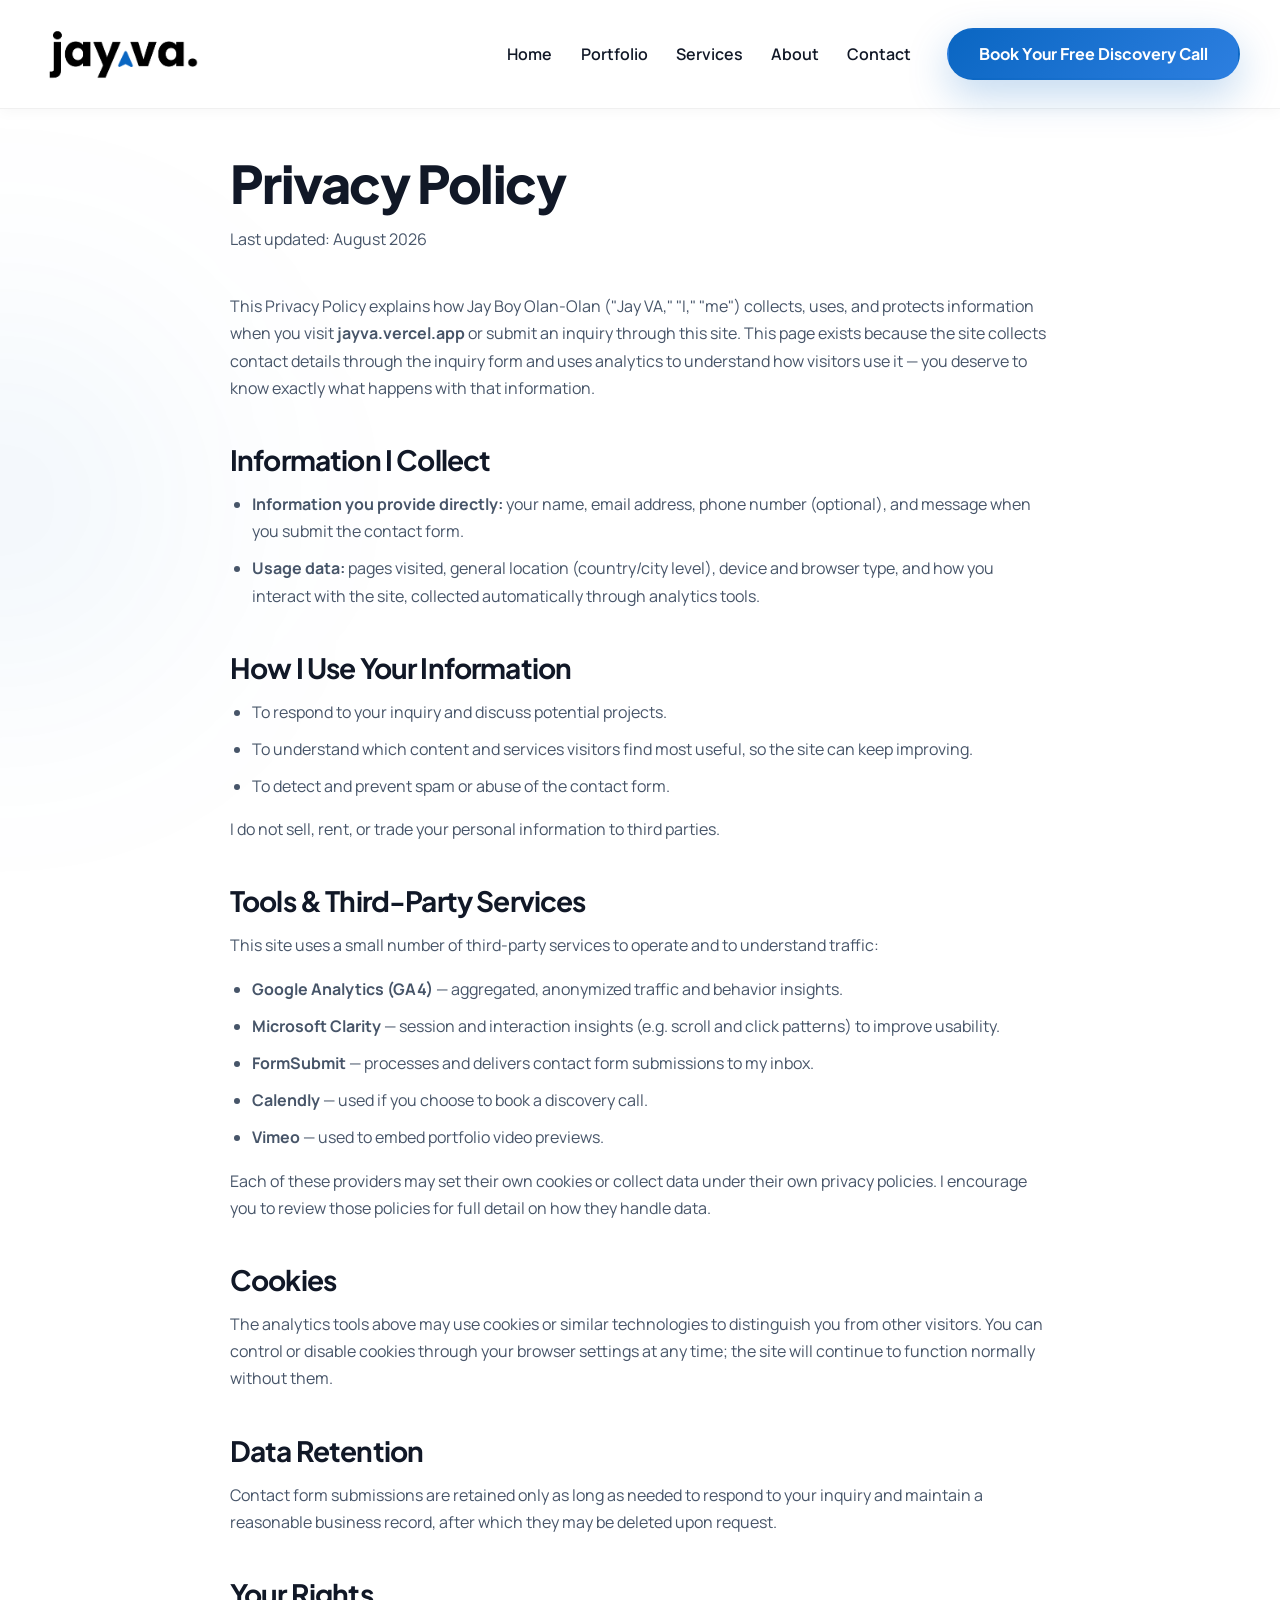
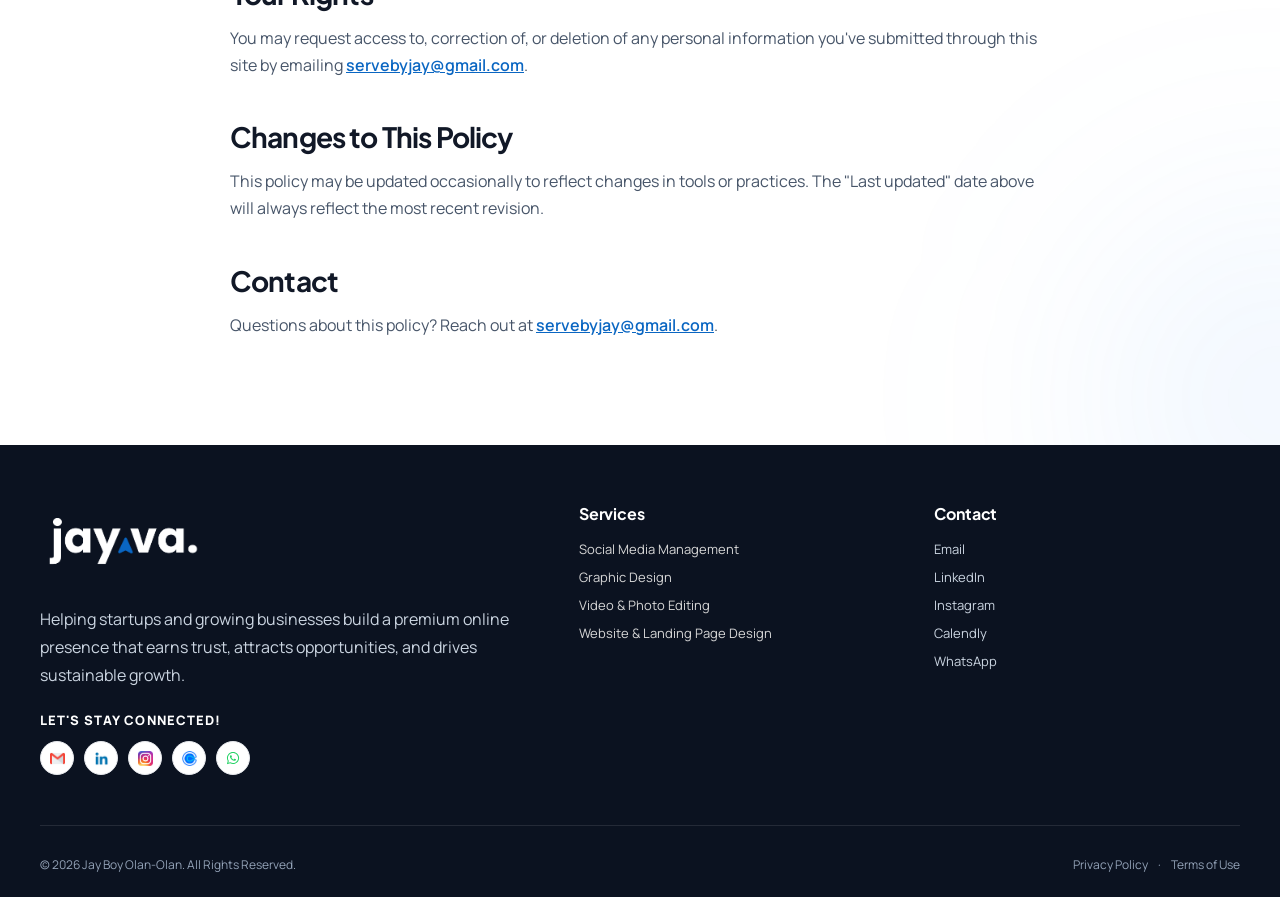
<file: privacy.html>
<!DOCTYPE html>
<html lang="en">
<head>

    <meta charset="UTF-8">

    <meta name="viewport" content="width=device-width, initial-scale=1.0">

    <title>Privacy Policy | Jay VA</title>

    <meta name="description" content="Privacy Policy for Jay VA — how Jay Boy Olan-Olan collects, uses, and protects your information when you visit this website or submit an inquiry.">

    <meta name="robots" content="noindex, follow">

    <link rel="canonical" href="https://jayva.vercel.app/privacy.html">

    <link rel="icon" type="image/jpeg" href="images/Jay.png.jpg">

    <link rel="preconnect" href="https://fonts.googleapis.com">
    <link rel="preconnect" href="https://fonts.gstatic.com" crossorigin>

    <link href="https://fonts.googleapis.com/css2?family=Plus+Jakarta+Sans:wght@300;400;500;600;700;800&family=Manrope:wght@300;400;500;600;700;800&display=swap" rel="stylesheet">

    <link rel="stylesheet" href="css/style.min.css?v=20260915e">

</head>

<body>

    <a href="#main-content" class="skip-link">Skip to content</a>

    <header class="header">
        <div class="container">

            <nav class="navbar" id="navbar">

                <a href="index.html" class="logo">
                    <img src="images/logo top.webp" alt="Jay VA" class="logo-image" width="136" height="48" loading="eager" fetchpriority="high" decoding="async" onerror="this.closest('.logo').classList.add('logo-pending')">
                    <span class="logo-text">Jay <span>VA</span></span>
                </a>

                <ul class="nav-links" id="primary-navigation">
                    <li><a href="index.html#home">Home</a></li>
                    <li><a href="index.html#portfolio">Portfolio</a></li>
                    <li><a href="index.html#services">Services</a></li>
                    <li><a href="index.html#about">About</a></li>
                    <li><a href="index.html#contact">Contact</a></li>
                </ul>

                <button
                    type="button"
                    class="hamburger"
                    aria-label="Open navigation menu"
                    aria-expanded="false"
                    aria-controls="primary-navigation">
                    <span></span>
                    <span></span>
                    <span></span>
                </button>

                <a href="https://calendly.com/getintouchwithjay/quick-discovery-call" target="_blank" rel="noopener noreferrer" class="btn-primary">
                    Book Your Free Discovery Call
                </a>

            </nav>

        </div>
    </header>

    <main id="main-content">

        <section class="legal-page">
            <div class="container">

                <h1>Privacy Policy</h1>
                <p class="legal-updated">Last updated: August 2026</p>

                <p>
                    This Privacy Policy explains how Jay Boy Olan-Olan ("Jay VA," "I," "me") collects, uses,
                    and protects information when you visit <strong>jayva.vercel.app</strong> or
                    submit an inquiry through this site. This page exists because the site collects contact
                    details through the inquiry form and uses analytics to understand how visitors use it —
                    you deserve to know exactly what happens with that information.
                </p>

                <h2>Information I Collect</h2>
                <ul>
                    <li><strong>Information you provide directly:</strong> your name, email address, phone number (optional), and message when you submit the contact form.</li>
                    <li><strong>Usage data:</strong> pages visited, general location (country/city level), device and browser type, and how you interact with the site, collected automatically through analytics tools.</li>
                </ul>

                <h2>How I Use Your Information</h2>
                <ul>
                    <li>To respond to your inquiry and discuss potential projects.</li>
                    <li>To understand which content and services visitors find most useful, so the site can keep improving.</li>
                    <li>To detect and prevent spam or abuse of the contact form.</li>
                </ul>
                <p>I do not sell, rent, or trade your personal information to third parties.</p>

                <h2>Tools & Third-Party Services</h2>
                <p>This site uses a small number of third-party services to operate and to understand traffic:</p>
                <ul>
                    <li><strong>Google Analytics (GA4)</strong> — aggregated, anonymized traffic and behavior insights.</li>
                    <li><strong>Microsoft Clarity</strong> — session and interaction insights (e.g. scroll and click patterns) to improve usability.</li>
                    <li><strong>FormSubmit</strong> — processes and delivers contact form submissions to my inbox.</li>
                    <li><strong>Calendly</strong> — used if you choose to book a discovery call.</li>
                    <li><strong>Vimeo</strong> — used to embed portfolio video previews.</li>
                </ul>
                <p>
                    Each of these providers may set their own cookies or collect data under their own privacy
                    policies. I encourage you to review those policies for full detail on how they handle data.
                </p>

                <h2>Cookies</h2>
                <p>
                    The analytics tools above may use cookies or similar technologies to distinguish you from
                    other visitors. You can control or disable cookies through your browser settings at any
                    time; the site will continue to function normally without them.
                </p>

                <h2>Data Retention</h2>
                <p>
                    Contact form submissions are retained only as long as needed to respond to your inquiry
                    and maintain a reasonable business record, after which they may be deleted upon request.
                </p>

                <h2>Your Rights</h2>
                <p>
                    You may request access to, correction of, or deletion of any personal information you've
                    submitted through this site by emailing
                    <a href="mailto:servebyjay@gmail.com">servebyjay@gmail.com</a>.
                </p>

                <h2>Changes to This Policy</h2>
                <p>
                    This policy may be updated occasionally to reflect changes in tools or practices. The
                    "Last updated" date above will always reflect the most recent revision.
                </p>

                <h2>Contact</h2>
                <p>
                    Questions about this policy? Reach out at
                    <a href="mailto:servebyjay@gmail.com">servebyjay@gmail.com</a>.
                </p>

            </div>
        </section>

    </main>

    <footer class="footer">

        <div class="container">

            <div class="footer-content">

                <div>
                    <a href="index.html" class="logo">
                        <img src="images/logo bottom.webp" alt="Jay VA" class="logo-image" width="136" height="48" loading="lazy" decoding="async" onerror="this.closest('.logo').classList.add('logo-pending')">
                        <span class="logo-text">Jay <span>VA</span></span>
                    </a>

                    <p>
                        Helping startups and growing businesses build a premium online presence that earns trust, attracts opportunities, and drives sustainable growth.
                    </p>

                    <div class="footer-socials">

                        <span class="footer-socials-label">Let's Stay Connected!</span>

                        <div class="social-icons">

                            <a href="mailto:servebyjay@gmail.com" aria-label="Email Jay">
                                <img src="images/footer%20icons/gmail.webp" alt="Email Jay" loading="lazy" decoding="async" width="18" height="18">
                            </a>

                            <a href="https://www.linkedin.com/in/jayboyolan-olan/" target="_blank" rel="noopener noreferrer" aria-label="Jay on LinkedIn">
                                <img src="images/footer%20icons/linkedin.webp" alt="Jay on LinkedIn" loading="lazy" decoding="async" width="18" height="18">
                            </a>

                            <a href="https://www.instagram.com/jayb_va/" target="_blank" rel="noopener noreferrer" aria-label="Jay on Instagram">
                                <img src="images/footer%20icons/Instagram_icon%20%281%29.webp" alt="Jay on Instagram" loading="lazy" decoding="async" width="18" height="18">
                            </a>

                            <a href="https://calendly.com/getintouchwithjay/quick-discovery-call" target="_blank" rel="noopener noreferrer" aria-label="Book a call on Calendly">
                                <img src="images/footer%20icons/calendly%20copy.webp" alt="Book a call on Calendly" loading="lazy" decoding="async" width="18" height="18">
                            </a>

                            <a href="https://wa.me/639511131139" target="_blank" rel="noopener noreferrer" aria-label="Message Jay on WhatsApp">
                                <svg width="16" height="16" viewBox="0 0 448 512" aria-hidden="true" fill="#25D366"><path d="M380.9 97.1C339 55.1 283.2 32 223.9 32c-122.4 0-222 99.6-222 222 0 39.1 10.2 77.3 29.6 111L0 480l117.7-30.9c32.4 17.7 68.9 27 106.1 27h.1c122.3 0 224.1-99.6 224.1-222 0-59.3-25.2-115-67.1-157zm-157 341.6c-33.2 0-65.7-8.9-94-25.7l-6.7-4-69.8 18.3L72 359.2l-4.4-7c-18.5-29.4-28.2-63.3-28.2-98.2 0-101.7 82.8-184.5 184.6-184.5 49.3 0 95.6 19.2 130.4 54.1 34.8 34.9 56.2 81.2 56.1 130.5 0 101.8-84.9 184.6-186.6 184.6zm101.2-138.2c-5.5-2.8-32.8-16.2-37.9-18-5.1-1.9-8.8-2.8-12.5 2.8-3.7 5.6-14.3 18-17.6 21.8-3.2 3.7-6.5 4.2-12 1.4-32.6-16.3-54-29.1-75.5-66-5.7-9.8 5.7-9.1 16.3-30.3 1.8-3.7.9-6.9-.5-9.7-1.4-2.8-12.5-30.1-17.1-41.2-4.5-10.8-9.1-9.3-12.5-9.5-3.2-.2-6.9-.2-10.6-.2-3.7 0-9.7 1.4-14.8 6.9-5.1 5.6-19.4 19-19.4 46.3 0 27.3 19.9 53.7 22.6 57.4 2.8 3.7 39.1 59.7 94.8 83.8 35.2 15.2 49 16.5 66.6 13.9 10.7-1.6 32.8-13.4 37.4-26.4 4.6-13 4.6-24.1 3.2-26.4-1.3-2.5-5-3.9-10.5-6.6z"/></svg>
                            </a>

                        </div>

                    </div>
                </div>

                <div>
                    <h4>Services</h4>
                    <ul class="footer-list-plain">
                        <li>Social Media Management</li>
                        <li>Graphic Design</li>
                        <li>Video & Photo Editing</li>
                        <li>Website &amp; Landing Page Design</li>
                    </ul>
                </div>

                <div>
                    <h4>Contact</h4>
                    <ul>
                        <li><a href="mailto:servebyjay@gmail.com">Email</a></li>
                        <li><a href="https://www.linkedin.com/in/jayboyolan-olan/" target="_blank" rel="noopener noreferrer">LinkedIn</a></li>
                        <li><a href="https://www.instagram.com/jayb_va/" target="_blank" rel="noopener noreferrer">Instagram</a></li>
                        <li><a href="https://calendly.com/getintouchwithjay/quick-discovery-call" target="_blank" rel="noopener noreferrer">Calendly</a></li>
                        <li><a href="https://wa.me/639511131139" target="_blank" rel="noopener noreferrer">WhatsApp</a></li>
                    </ul>
                </div>

            </div>

            <div class="footer-bottom">
                <span>© 2026 Jay Boy Olan-Olan. All Rights Reserved.</span>
                <div class="footer-legal">
                    <a href="privacy.html">Privacy Policy</a>
                    <span aria-hidden="true">·</span>
                    <a href="terms.html">Terms of Use</a>
                </div>
            </div>

        </div>

    </footer>

    <script src="js/script.js?v=20260915e" defer></script>

</body>
</html>
</file>
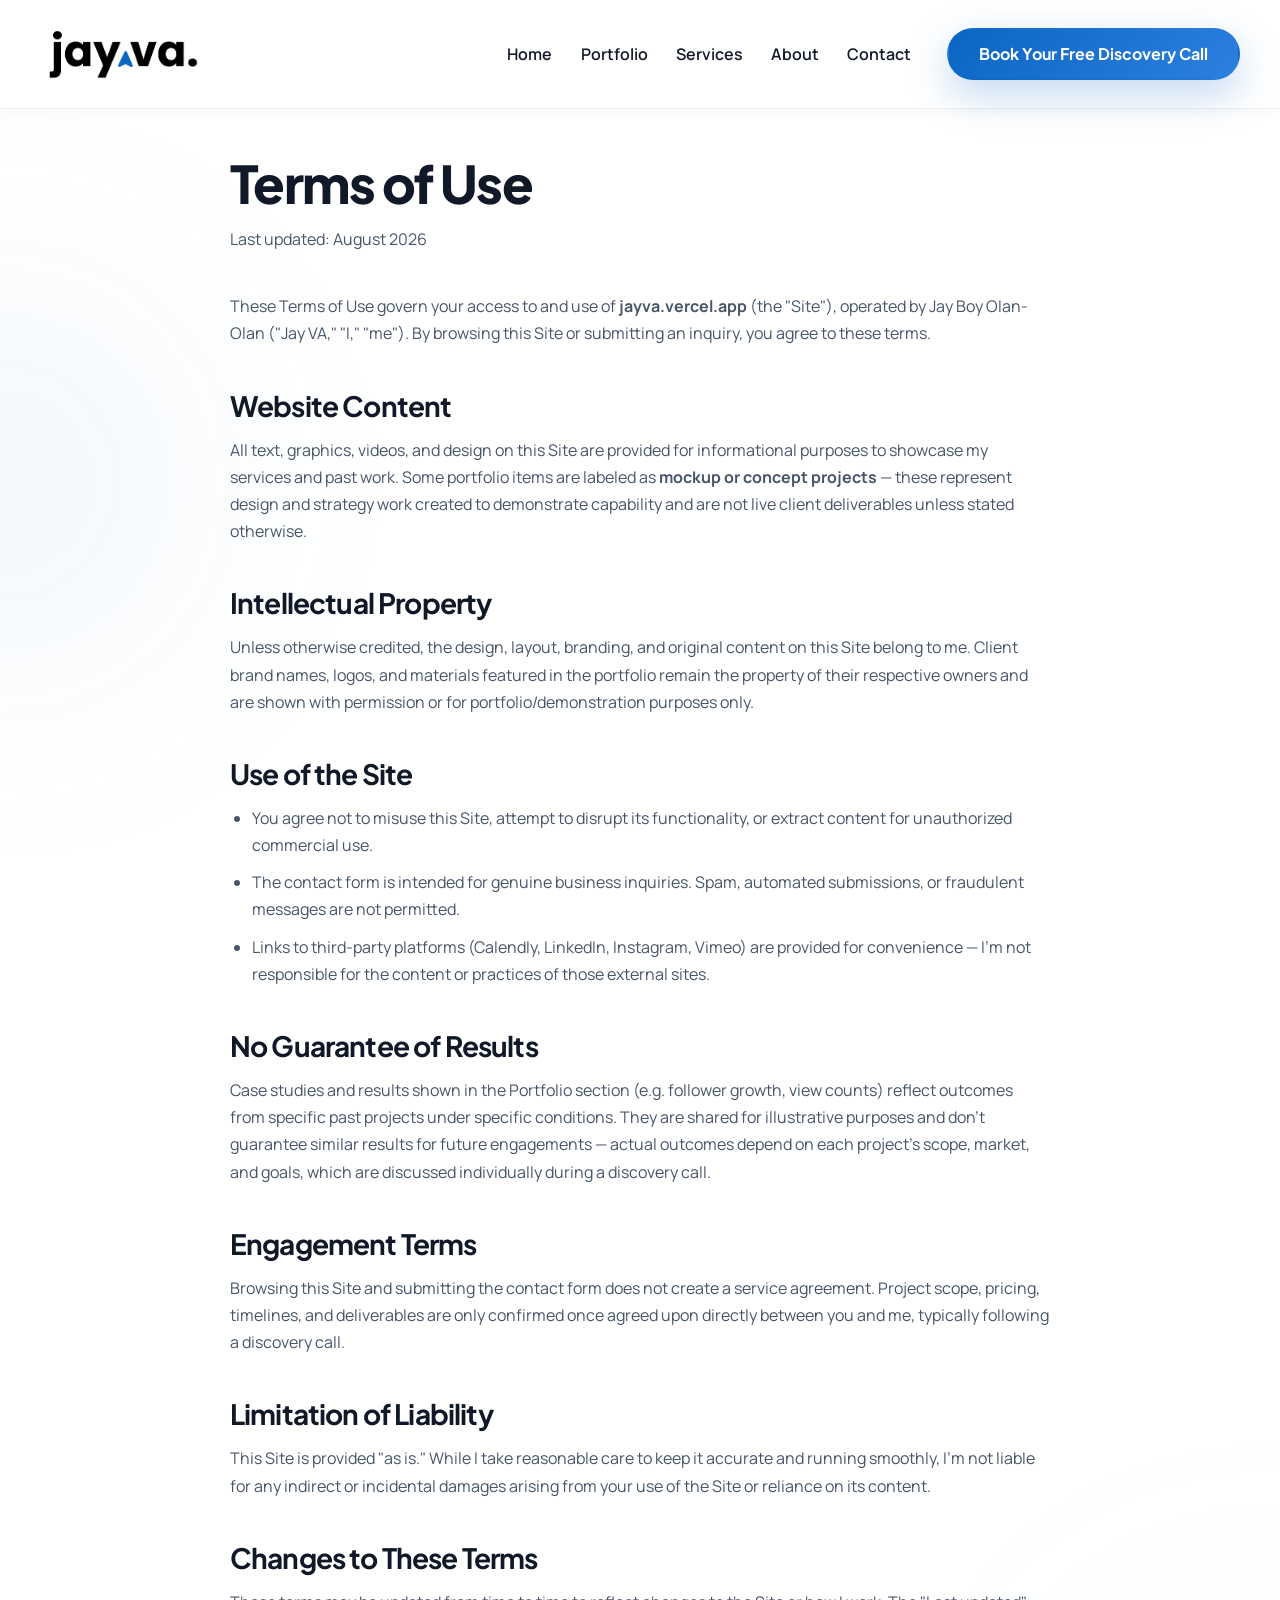
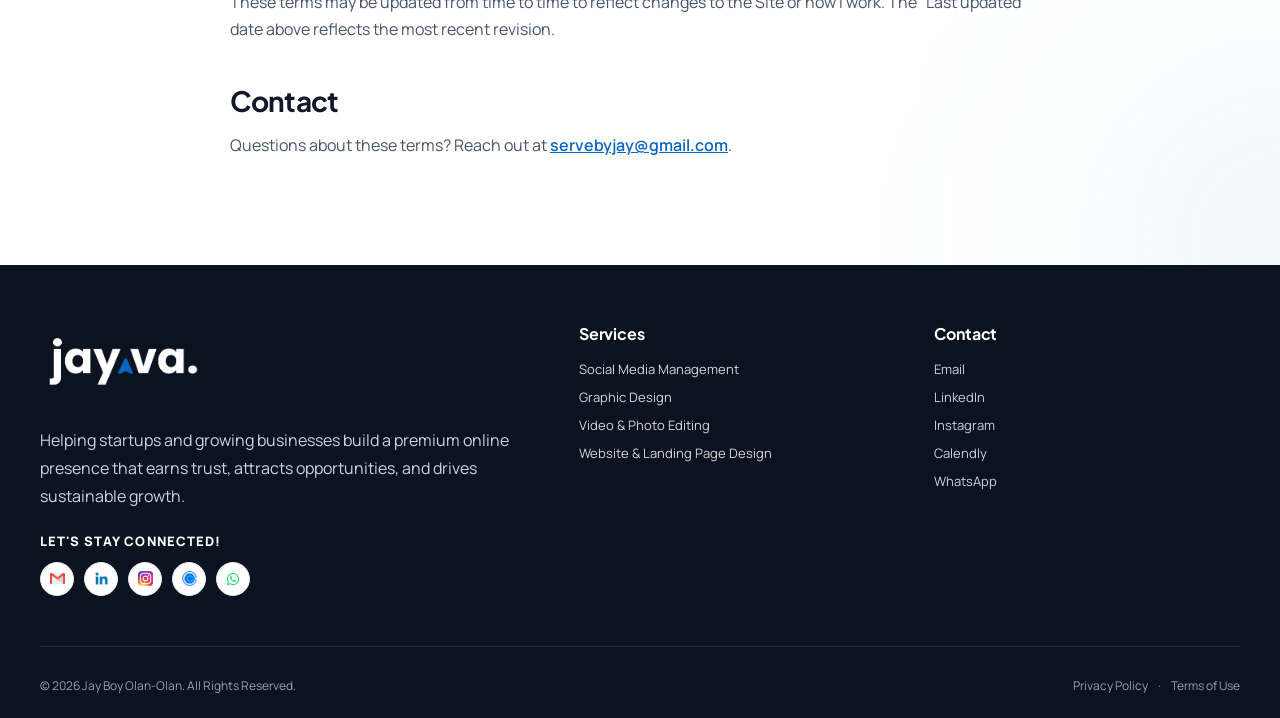
<file: terms.html>
<!DOCTYPE html>
<html lang="en">
<head>

    <meta charset="UTF-8">

    <meta name="viewport" content="width=device-width, initial-scale=1.0">

    <title>Terms of Use | Jay VA</title>

    <meta name="description" content="Terms of Use for Jay VA — the terms governing your use of this website and general engagement terms for working with Jay Boy Olan-Olan.">

    <meta name="robots" content="noindex, follow">

    <link rel="canonical" href="https://jayva.vercel.app/terms.html">

    <link rel="icon" type="image/jpeg" href="images/Jay.png.jpg">

    <link rel="preconnect" href="https://fonts.googleapis.com">
    <link rel="preconnect" href="https://fonts.gstatic.com" crossorigin>

    <link href="https://fonts.googleapis.com/css2?family=Plus+Jakarta+Sans:wght@300;400;500;600;700;800&family=Manrope:wght@300;400;500;600;700;800&display=swap" rel="stylesheet">

    <link rel="stylesheet" href="css/style.min.css?v=20260915e">

</head>

<body>

    <a href="#main-content" class="skip-link">Skip to content</a>

    <header class="header">
        <div class="container">

            <nav class="navbar" id="navbar">

                <a href="index.html" class="logo">
                    <img src="images/logo top.webp" alt="Jay VA" class="logo-image" width="136" height="48" loading="eager" fetchpriority="high" decoding="async" onerror="this.closest('.logo').classList.add('logo-pending')">
                    <span class="logo-text">Jay <span>VA</span></span>
                </a>

                <ul class="nav-links" id="primary-navigation">
                    <li><a href="index.html#home">Home</a></li>
                    <li><a href="index.html#portfolio">Portfolio</a></li>
                    <li><a href="index.html#services">Services</a></li>
                    <li><a href="index.html#about">About</a></li>
                    <li><a href="index.html#contact">Contact</a></li>
                </ul>

                <button
                    type="button"
                    class="hamburger"
                    aria-label="Open navigation menu"
                    aria-expanded="false"
                    aria-controls="primary-navigation">
                    <span></span>
                    <span></span>
                    <span></span>
                </button>

                <a href="https://calendly.com/getintouchwithjay/quick-discovery-call" target="_blank" rel="noopener noreferrer" class="btn-primary">
                    Book Your Free Discovery Call
                </a>

            </nav>

        </div>
    </header>

    <main id="main-content">

        <section class="legal-page">
            <div class="container">

                <h1>Terms of Use</h1>
                <p class="legal-updated">Last updated: August 2026</p>

                <p>
                    These Terms of Use govern your access to and use of <strong>jayva.vercel.app</strong>
                    (the "Site"), operated by Jay Boy Olan-Olan ("Jay VA," "I," "me"). By browsing this Site or
                    submitting an inquiry, you agree to these terms.
                </p>

                <h2>Website Content</h2>
                <p>
                    All text, graphics, videos, and design on this Site are provided for informational purposes
                    to showcase my services and past work. Some portfolio items are labeled as
                    <strong>mockup or concept projects</strong> — these represent design and strategy work created
                    to demonstrate capability and are not live client deliverables unless stated otherwise.
                </p>

                <h2>Intellectual Property</h2>
                <p>
                    Unless otherwise credited, the design, layout, branding, and original content on this Site
                    belong to me. Client brand names, logos, and materials featured in the portfolio remain the
                    property of their respective owners and are shown with permission or for portfolio/demonstration
                    purposes only.
                </p>

                <h2>Use of the Site</h2>
                <ul>
                    <li>You agree not to misuse this Site, attempt to disrupt its functionality, or extract content for unauthorized commercial use.</li>
                    <li>The contact form is intended for genuine business inquiries. Spam, automated submissions, or fraudulent messages are not permitted.</li>
                    <li>Links to third-party platforms (Calendly, LinkedIn, Instagram, Vimeo) are provided for convenience — I'm not responsible for the content or practices of those external sites.</li>
                </ul>

                <h2>No Guarantee of Results</h2>
                <p>
                    Case studies and results shown in the Portfolio section (e.g. follower growth, view counts)
                    reflect outcomes from specific past projects under specific conditions. They are shared for
                    illustrative purposes and don't guarantee similar results for future engagements — actual
                    outcomes depend on each project's scope, market, and goals, which are discussed individually
                    during a discovery call.
                </p>

                <h2>Engagement Terms</h2>
                <p>
                    Browsing this Site and submitting the contact form does not create a service agreement.
                    Project scope, pricing, timelines, and deliverables are only confirmed once agreed upon
                    directly between you and me, typically following a discovery call.
                </p>

                <h2>Limitation of Liability</h2>
                <p>
                    This Site is provided "as is." While I take reasonable care to keep it accurate and running
                    smoothly, I'm not liable for any indirect or incidental damages arising from your use of the
                    Site or reliance on its content.
                </p>

                <h2>Changes to These Terms</h2>
                <p>
                    These terms may be updated from time to time to reflect changes to the Site or how I work.
                    The "Last updated" date above reflects the most recent revision.
                </p>

                <h2>Contact</h2>
                <p>
                    Questions about these terms? Reach out at
                    <a href="mailto:servebyjay@gmail.com">servebyjay@gmail.com</a>.
                </p>

            </div>
        </section>

    </main>

    <footer class="footer">

        <div class="container">

            <div class="footer-content">

                <div>
                    <a href="index.html" class="logo">
                        <img src="images/logo bottom.webp" alt="Jay VA" class="logo-image" width="136" height="48" loading="lazy" decoding="async" onerror="this.closest('.logo').classList.add('logo-pending')">
                        <span class="logo-text">Jay <span>VA</span></span>
                    </a>

                    <p>
                        Helping startups and growing businesses build a premium online presence that earns trust, attracts opportunities, and drives sustainable growth.
                    </p>

                    <div class="footer-socials">

                        <span class="footer-socials-label">Let's Stay Connected!</span>

                        <div class="social-icons">

                            <a href="mailto:servebyjay@gmail.com" aria-label="Email Jay">
                                <img src="images/footer%20icons/gmail.webp" alt="Email Jay" loading="lazy" decoding="async" width="18" height="18">
                            </a>

                            <a href="https://www.linkedin.com/in/jayboyolan-olan/" target="_blank" rel="noopener noreferrer" aria-label="Jay on LinkedIn">
                                <img src="images/footer%20icons/linkedin.webp" alt="Jay on LinkedIn" loading="lazy" decoding="async" width="18" height="18">
                            </a>

                            <a href="https://www.instagram.com/jayb_va/" target="_blank" rel="noopener noreferrer" aria-label="Jay on Instagram">
                                <img src="images/footer%20icons/Instagram_icon%20%281%29.webp" alt="Jay on Instagram" loading="lazy" decoding="async" width="18" height="18">
                            </a>

                            <a href="https://calendly.com/getintouchwithjay/quick-discovery-call" target="_blank" rel="noopener noreferrer" aria-label="Book a call on Calendly">
                                <img src="images/footer%20icons/calendly%20copy.webp" alt="Book a call on Calendly" loading="lazy" decoding="async" width="18" height="18">
                            </a>

                            <a href="https://wa.me/639511131139" target="_blank" rel="noopener noreferrer" aria-label="Message Jay on WhatsApp">
                                <svg width="16" height="16" viewBox="0 0 448 512" aria-hidden="true" fill="#25D366"><path d="M380.9 97.1C339 55.1 283.2 32 223.9 32c-122.4 0-222 99.6-222 222 0 39.1 10.2 77.3 29.6 111L0 480l117.7-30.9c32.4 17.7 68.9 27 106.1 27h.1c122.3 0 224.1-99.6 224.1-222 0-59.3-25.2-115-67.1-157zm-157 341.6c-33.2 0-65.7-8.9-94-25.7l-6.7-4-69.8 18.3L72 359.2l-4.4-7c-18.5-29.4-28.2-63.3-28.2-98.2 0-101.7 82.8-184.5 184.6-184.5 49.3 0 95.6 19.2 130.4 54.1 34.8 34.9 56.2 81.2 56.1 130.5 0 101.8-84.9 184.6-186.6 184.6zm101.2-138.2c-5.5-2.8-32.8-16.2-37.9-18-5.1-1.9-8.8-2.8-12.5 2.8-3.7 5.6-14.3 18-17.6 21.8-3.2 3.7-6.5 4.2-12 1.4-32.6-16.3-54-29.1-75.5-66-5.7-9.8 5.7-9.1 16.3-30.3 1.8-3.7.9-6.9-.5-9.7-1.4-2.8-12.5-30.1-17.1-41.2-4.5-10.8-9.1-9.3-12.5-9.5-3.2-.2-6.9-.2-10.6-.2-3.7 0-9.7 1.4-14.8 6.9-5.1 5.6-19.4 19-19.4 46.3 0 27.3 19.9 53.7 22.6 57.4 2.8 3.7 39.1 59.7 94.8 83.8 35.2 15.2 49 16.5 66.6 13.9 10.7-1.6 32.8-13.4 37.4-26.4 4.6-13 4.6-24.1 3.2-26.4-1.3-2.5-5-3.9-10.5-6.6z"/></svg>
                            </a>

                        </div>

                    </div>
                </div>

                <div>
                    <h4>Services</h4>
                    <ul class="footer-list-plain">
                        <li>Social Media Management</li>
                        <li>Graphic Design</li>
                        <li>Video & Photo Editing</li>
                        <li>Website &amp; Landing Page Design</li>
                    </ul>
                </div>

                <div>
                    <h4>Contact</h4>
                    <ul>
                        <li><a href="mailto:servebyjay@gmail.com">Email</a></li>
                        <li><a href="https://www.linkedin.com/in/jayboyolan-olan/" target="_blank" rel="noopener noreferrer">LinkedIn</a></li>
                        <li><a href="https://www.instagram.com/jayb_va/" target="_blank" rel="noopener noreferrer">Instagram</a></li>
                        <li><a href="https://calendly.com/getintouchwithjay/quick-discovery-call" target="_blank" rel="noopener noreferrer">Calendly</a></li>
                        <li><a href="https://wa.me/639511131139" target="_blank" rel="noopener noreferrer">WhatsApp</a></li>
                    </ul>
                </div>

            </div>

            <div class="footer-bottom">
                <span>© 2026 Jay Boy Olan-Olan. All Rights Reserved.</span>
                <div class="footer-legal">
                    <a href="privacy.html">Privacy Policy</a>
                    <span aria-hidden="true">·</span>
                    <a href="terms.html">Terms of Use</a>
                </div>
            </div>

        </div>

    </footer>

    <script src="js/script.js?v=20260915e" defer></script>

</body>
</html>
</file>
<file: css/style.min.css>
*,*::before,*::after{margin:0;padding:0;box-sizing:border-box}html{width:100%;overflow-x:hidden;scroll-behavior:smooth;scroll-padding-top:125px;overscroll-behavior-y:none}body{width:100%;min-height:100vh;font-family:'Manrope',sans-serif;background:#ffffff;color:#111827;overflow-x:hidden;position:relative;-webkit-font-smoothing:antialiased;-moz-osx-font-smoothing:grayscale;text-rendering:optimizeLegibility}:root{--ease-smooth:cubic-bezier(.22,.61,.36,1)}img,picture,video,canvas,svg,iframe{display:block;max-width:100%;height:auto}h1,h2,h3,h4,h5,h6{font-family:'Plus Jakarta Sans',sans-serif;color:#111827;font-weight:700;letter-spacing:-0.03em}section[id]{scroll-margin-top:88px}body::before,body::after{content:"";position:absolute;width:500px;height:500px;border-radius:50%;filter:blur(120px);z-index:-2;pointer-events:none;animation:gradientFloat 10s ease-in-out infinite}body::before{top:10%;left:-250px;background:radial-gradient(circle,rgba(10,102,194,.10),transparent 70%)}body::after{bottom:10%;right:-250px;background:radial-gradient(circle,rgba(79,156,249,.15),transparent 70%);animation-delay:6s}@keyframes gradientFloat{0%{transform:translateY(0)}50%{transform:translateY(-40px)}100%{transform:translateY(0)}}::selection{background:#0A66C2;color:#fff}.skip-link{position:absolute;top:-60px;left:16px;background:var(--primary);color:#fff;padding:12px 20px;border-radius:10px;text-decoration:none;font-weight:700;z-index:1100;transition:top .2s ease}.skip-link:focus{top:16px}.sr-only{position:absolute;width:1px;height:1px;padding:0;margin:-1px;overflow:hidden;clip:rect(0,0,0,0);white-space:nowrap;border:0}a:focus-visible,button:focus-visible,.hamburger:focus-visible{outline:2px solid var(--primary);outline-offset:3px;border-radius:6px}:root{--primary:#0A66C2;--primary-dark:#004182;--heading:#111827;--body:#475569;--surface:#E8F2FC;--surface-strong:#DCEAFB;--border:#E5E7EB;--hover-border:#D6E9FF;--hover-shadow:rgba(10,102,194,.10);--card-bg:#0b1220;--card-border:rgba(255,255,255,.08);--card-heading:#ffffff;--card-body:#cbd5e1;--card-muted:#94a3b8;--fs-2xs:clamp(0.7rem,0.7rem + 0.08vw,0.75rem);--fs-xs:clamp(0.75rem,0.75rem + 0.1vw,0.8125rem);--fs-sm:clamp(0.8125rem,0.8125rem+ 0.1vw,0.875rem);--fs-base:clamp(0.9375rem,0.9375rem+ 0.1vw,1rem);--fs-md:clamp(1rem,1rem + 0.2vw,1.125rem);--fs-lg:clamp(1.125rem,1.125rem + 0.4vw,1.375rem);--fs-xl:clamp(1.375rem,1.375rem + 0.6vw,1.75rem);--fs-2xl:clamp(1.5rem,1.5rem + 0.8vw,2rem);--fs-section-title:clamp(1.875rem,1rem + 3vw,3.25rem);--fs-cta-title:clamp(2rem,1rem + 4vw,3.75rem);--fs-hero:clamp(2.75rem,1.25rem + 4.75vw,4.75rem);--fs-stat:clamp(2.25rem,1rem + 4vw,3.75rem);--fs-profile-name:clamp(1.5rem,1.2rem + 1vw,1.75rem);--lh-tight:1.15;--lh-snug:1.4;--lh-normal:1.7;--lh-loose:1.8;--space-1:4px;--space-2:8px;--space-3:12px;--space-4:16px;--space-5:20px;--space-6:24px;--space-8:32px;--space-10:40px;--space-12:48px;--space-16:64px;--space-20:80px;--space-24:96px}.container{width:min(1200px,calc(100% - 40px));margin:auto}.btn-primary,.btn-secondary{display:inline-flex;align-items:center;justify-content:center;gap:10px;padding:16px 30px;border-radius:999px;font-family:'Plus Jakarta Sans',sans-serif;font-weight:700;font-size:var(--fs-base);line-height:1;text-decoration:none;white-space:nowrap;cursor:pointer;border:2px solid transparent;transition:transform .3s ease,box-shadow .3s ease,background .3s ease,color .3s ease,border-color .3s ease}.btn-primary{background:linear-gradient(135deg,var(--primary),#2D7FE0);color:#fff;box-shadow:0 15px 40px rgba(10,102,194,.25)}.btn-primary:hover{transform:translateY(-4px);box-shadow:0 20px 50px rgba(10,102,194,.35)}.btn-primary:active{transform:translateY(-1px);box-shadow:0 10px 25px rgba(10,102,194,.3)}.btn-secondary{background:#fff;color:var(--primary);border-color:var(--border)}.btn-secondary:hover{border-color:var(--primary);background:#eef5ff;transform:translateY(-4px);box-shadow:0 15px 30px rgba(10,102,194,.12)}.btn-secondary:active{transform:translateY(-1px)}.btn-primary:focus-visible,.btn-secondary:focus-visible{outline:3px solid rgba(10,102,194,.45);outline-offset:3px}@media(max-width:520px){.btn-primary,.btn-secondary{width:100%}}@media(prefers-reduced-motion:reduce){.btn-primary:hover,.btn-secondary:hover,.btn-primary:active,.btn-secondary:active{transform:none}}@media(prefers-reduced-motion:reduce){html{scroll-behavior:auto}}.header{position:fixed;top:0;left:0;width:100%;z-index:1000;background:#fff;border-bottom:1px solid rgba(0,0,0,.06);box-shadow:0 2px 14px rgba(0,0,0,.04);transition:box-shadow .35s ease,border-color .35s ease}.header.scrolled{border-bottom:1px solid rgba(0,0,0,.08);box-shadow:0 12px 30px rgba(10,102,194,.10)}.navbar{height:108px;display:flex;align-items:center;justify-content:space-between;gap:30px}.logo{text-decoration:none;font-size:var(--fs-xl);font-weight:900;color:var(--heading);white-space:nowrap;flex-shrink:0;display:inline-flex;align-items:center}.logo span{color:var(--primary)}.logo-image{display:block;height:2.6em;width:auto}.logo-text{display:none}.logo.logo-pending .logo-image{display:none}.logo.logo-pending .logo-text{display:inline-block}.footer .logo.logo-pending .logo-text{color:#fff}.footer .logo.logo-pending .logo-text span{color:#4F9CF9}.nav-links{display:flex;align-items:center;justify-content:center;gap:2rem;list-style:none;margin-left:auto}.nav-links li{list-style:none}.nav-links a{position:relative;text-decoration:none;color:var(--heading);font-weight:600;transition:.3s}.nav-links a::after{content:"";position:absolute;left:0;bottom:-6px;width:0;height:2px;background:var(--primary);transition:.35s}.nav-links a:hover{color:var(--primary)}.nav-links a:hover::after{width:100%}.navbar .btn-primary{margin-left:12px}.hamburger{display:none;position:relative;width:48px;height:48px;border:none;background:transparent;cursor:pointer;flex-shrink:0;z-index:1200}.hamburger span{position:absolute;left:50%;width:24px;height:2px;background:#111827;border-radius:999px;transform-origin:center;transition:transform .3s cubic-bezier(.4,0,.2,1),opacity .25s ease}.hamburger span:nth-child(1){transform:translate(-50%,-8px)}.hamburger span:nth-child(2){transform:translate(-50%,0)}.hamburger span:nth-child(3){transform:translate(-50%,8px)}.hamburger.active span:nth-child(1){transform:translate(-50%,0)}.hamburger.active span:nth-child(2){opacity:0}.hamburger.active span:nth-child(3){transform:translate(-50%,0)}@media(max-width:992px){.navbar{height:80px}.navbar .btn-primary{display:none}.hamburger{display:block}.nav-links{position:fixed;top:80px;left:0;right:0;width:100%;background:rgba(255,255,255,.88);backdrop-filter:blur(18px) saturate(160%);-webkit-backdrop-filter:blur(18px) saturate(160%);display:flex;flex-direction:column;align-items:center;justify-content:flex-start;gap:0;overflow:hidden;max-height:0;opacity:0;transform:translateY(-6px);pointer-events:none;transition:max-height .4s cubic-bezier(.4,0,.2,1),opacity .3s ease,transform .3s ease;box-shadow:0 20px 40px rgba(0,0,0,.08)}.nav-links.active{max-height:420px;opacity:1;transform:translateY(0);pointer-events:auto}.nav-links li{width:100%}.nav-links a{display:block;width:100%;padding:18px;text-align:center;border-bottom:1px solid #eee}}.hero{position:sticky;top:0;z-index:1;min-height:min(94vh,820px);min-height:min(94svh,820px);display:flex;align-items:center;padding:128px 0 72px;overflow:hidden;background:radial-gradient(ellipse 60% 50% at 50% 0%,rgba(10,102,194,.05),transparent 60%),#fff}.hero-bg-photo{position:absolute;inset:0;z-index:-2;background-image:url(/images/hero-bg.webp);background-size:cover;background-position:center 20%}@media(max-width:992px){.hero-bg-photo{background-position:75% 20%}}.hero::before{content:"";position:absolute;width:820px;height:820px;background:rgba(10,102,194,.08);border-radius:50%;filter:blur(150px);top:-320px;right:-280px;z-index:-1;animation:heroFloat1 14s ease-in-out infinite}.hero::after{content:"";position:absolute;width:600px;height:600px;background:rgba(79,156,249,.07);border-radius:50%;filter:blur(130px);bottom:-300px;left:-260px;z-index:-1;animation:heroFloat2 16s ease-in-out infinite}@keyframes heroFloat1{0%{transform:translateY(0) scale(1)}50%{transform:translateY(-24px) scale(1.03)}100%{transform:translateY(0) scale(1)}}@keyframes heroFloat2{0%{transform:translateY(0) scale(1)}50%{transform:translateY(18px) scale(1.03)}100%{transform:translateY(0) scale(1)}}.hero-grid{position:relative;z-index:1;display:flex;flex-direction:column;justify-content:center;gap:48px}.hero-content{display:flex;flex-direction:column;align-items:flex-start;text-align:left;max-width:1040px;margin:0}.hero-content h1,.hero-content p{margin-left:0;margin-right:0}.hero-buttons{justify-content:flex-start}.hero-tag{display:inline-flex;align-items:center;gap:10px;padding:10px 18px;border-radius:999px;background:#eef5ff;border:1px solid rgba(10,102,194,.15);color:var(--primary);font-weight:700;letter-spacing:.08em;font-size:var(--fs-xs);text-transform:uppercase;margin-bottom:48px;animation:heroFadeUp .7s cubic-bezier(.22,.61,.36,1) both}.hero-content h1{font-family:'Plus Jakarta Sans',sans-serif;font-size:var(--fs-hero);font-weight:800;line-height:1.16;letter-spacing:-0.04em;max-width:980px;margin-bottom:22px;text-wrap:balance;text-shadow:0 2px 24px rgba(255,255,255,.5);animation:heroFadeUp .7s .08s cubic-bezier(.22,.61,.36,1) both}.hero-content h1 .text-accent{color:var(--primary)}.hero-content p{color:var(--body);font-size:var(--fs-md);line-height:1.85;max-width:840px;margin-bottom:60px;text-wrap:balance;text-shadow:0 2px 16px rgba(255,255,255,.6);animation:heroFadeUp .7s .16s cubic-bezier(.22,.61,.36,1) both}.hero-buttons{display:flex;flex-wrap:wrap;gap:1rem;animation:heroFadeUp .7s .24s cubic-bezier(.22,.61,.36,1) both}.hero-buttons .btn-primary,.hero-buttons .btn-secondary,.about-buttons .btn-primary,.about-buttons .btn-secondary{padding:14px 24px}@media(min-width:769px){.hero-buttons,.about-buttons{flex-wrap:nowrap}}@keyframes heroFadeUp{from{opacity:0;transform:translateY(14px)}to{opacity:1;transform:translateY(0)}}@media (prefers-reduced-motion:reduce){.hero-tag,.hero-content h1,.hero-content p,.hero-buttons{animation:none}}@media (max-width:992px){.hero{padding:110px 0 56px;min-height:auto}}.icon-svg{width:1em;height:1em;fill:currentColor;display:inline-block;vertical-align:-0.125em}@keyframes icon-spin{100%{transform:rotate(360deg)}}.icon-spin{animation:icon-spin 1s linear infinite}@media (prefers-reduced-motion:reduce){.hero::before,.hero::after{animation:none}}.hero-image{border:3px solid #fff;box-shadow:0 30px 70px rgba(0,0,0,.15)}.section-heading{text-align:center;max-width:700px;margin:0 auto 36px}.section-heading span{display:inline-block;color:var(--primary);font-weight:800;font-size:clamp(0.6875rem,0.6rem + 0.2vw,0.75rem);letter-spacing:.14em;text-transform:uppercase;margin-bottom:10px}.section-heading h2{font-size:clamp(2.125rem,1rem + 3.75vw,3.75rem);font-weight:800;line-height:1.05;letter-spacing:-0.035em;margin:6px 0 14px}.section-heading p{color:var(--body);font-size:var(--fs-md);line-height:var(--lh-snug)}.advantage-card:hover{transform:translateY(-10px);border-color:rgba(255,255,255,.18);box-shadow:0 25px 50px rgba(0,0,0,.35)}.services{position:relative;z-index:2;padding:90px 0 58px;margin-top:-32px;background:#fff;border-radius:32px 32px 0 0;box-shadow:0 -30px 60px rgba(15,23,42,.12)}@media(max-width:768px){.services{padding:64px 0 48px;margin-top:-20px;border-radius:22px 22px 0 0}}.services-grid{display:grid;grid-template-columns:1fr;gap:40px;align-items:start}.services-intro{display:flex;flex-direction:column;align-items:center}.services-cta{display:inline-flex;align-items:center;justify-content:center;background:var(--card-bg);color:#fff;border-color:var(--card-border)}.services-cta:hover{border-color:var(--card-border);background:#0f1a2e;color:#fff;transform:none;box-shadow:none}@media(min-width:993px){.services-grid{grid-template-columns:.85fr 1.15fr;gap:64px}.services-intro{align-items:flex-start}.services-intro .section-heading{text-align:left;max-width:none;margin:0 0 28px}.services-cta{align-self:flex-start}}.services-wrapper{max-width:1000px;margin:auto;display:grid;grid-template-columns:1fr;gap:20px;background:#fff}@media(min-width:640px){.services-wrapper{grid-template-columns:repeat(2,1fr);gap:20px}}@media(min-width:993px){.services-wrapper{margin:0}}.service-item{position:relative;padding:24px 22px;background:var(--card-bg);border:1px solid var(--card-border);border-radius:18px;transition:transform .3s ease,box-shadow .3s ease,border-color .3s ease}@media(hover:hover) and (pointer:fine){.service-item:hover{transform:translateY(-6px);border-color:rgba(255,255,255,.18);box-shadow:0 20px 40px rgba(0,0,0,.35)}}.service-icon{display:flex;align-items:center;justify-content:center;width:44px;height:44px;border-radius:12px;background:rgba(255,255,255,.08);color:#8ec1ff;margin-bottom:16px}.service-icon svg{width:22px;height:22px}.service-icon-image{display:block;width:22px;height:22px;object-fit:contain}.service-icon svg{display:none}.service-icon.icon-pending .service-icon-image{display:none}.service-icon.icon-pending svg{display:block}.service-item:hover .service-icon{background:var(--primary);color:#fff;transition:background .3s ease,color .3s ease}.service-title{display:flex;align-items:center;gap:16px;margin-bottom:14px}.service-title h3{font-family:'Plus Jakarta Sans',sans-serif;font-size:var(--fs-md);font-weight:700;color:var(--card-heading);letter-spacing:-0.01em;transition:color .3s ease}.service-item:hover .service-title h3{color:#8ec1ff}.service-content p{color:var(--card-body);line-height:1.8}.service-content ul{list-style:none;display:grid;gap:12px;margin-top:16px}.service-content li{position:relative;padding-left:24px;color:var(--card-body);line-height:1.7}.service-content li::before{content:"✓";position:absolute;left:0;top:0;color:#8ec1ff;font-weight:700}@media(min-width:577px){.services{padding:76px 0}}@media(min-width:993px){.services{padding:104px 0}}@media(prefers-reduced-motion:reduce){.service-item{transition:none}}.process{padding:58px 0;background:#fff;transition-delay:.2s}.process-grid{display:grid;grid-template-columns:1fr;gap:14px}.process-card{position:relative;padding:18px 20px 18px 20px;border-left:2px solid var(--border);border-radius:0 12px 12px 0;transition:transform .3s ease,box-shadow .3s ease,border-color .3s ease,background-color .3s ease}@media(hover:hover) and (pointer:fine){.process-card:hover{border-color:var(--primary);background-color:var(--surface);transform:translateY(-4px);box-shadow:0 20px 40px var(--hover-shadow)}}.process-number{font-size:1.875rem;font-weight:800;color:var(--primary);margin-bottom:8px}.process-card h3{margin-bottom:15px}.process-card p{color:var(--body);line-height:1.8}.portfolio{padding:var(--space-20) 0;background:var(--surface);border-top:1px solid rgba(10,102,194,.10);transition-delay:.25s}.portfolio-service{position:relative;background:var(--card-bg);border:1px solid var(--card-border);border-radius:24px;margin-bottom:16px;overflow:hidden;box-shadow:0 12px 36px rgba(11,18,32,.18);contain:layout paint}.niche-grid-item{position:relative;overflow:hidden;aspect-ratio:2 / 3;background:#f4f5f7}.niche-grid-item img{display:block;width:100%;height:100%;object-fit:cover;object-position:center;opacity:1;transition:opacity 0.25s ease}.niche-grid-item img:not([src]),.niche-grid-item img[src=""]{visibility:hidden}.niche-grid-item.is-loading img{opacity:0}.niche-grid-item.media-pending img{opacity:0}.niche-grid-item.media-pending{background:#f4f5f7}.media-pending-label{display:none;position:absolute;inset:50% auto auto 50%;transform:translate(-50%,-50%);font-size:0.8rem;font-weight:600;color:#555;text-align:center;pointer-events:none}.niche-grid-item.media-pending .media-pending-label{display:block}@media (prefers-reduced-motion:reduce){.niche-grid-item img{transition:none}}.portfolio-service:last-child{margin-bottom:0}.portfolio-service-header{display:flex;flex-direction:column;gap:8px;padding:22px}.portfolio-service-header h3{font-size:var(--fs-md);margin-bottom:6px;color:var(--card-heading)}.portfolio-service-header p{color:var(--card-body);font-size:var(--fs-base);line-height:1.7}.portfolio-projects{display:grid;grid-template-rows:1fr}.portfolio-projects-inner{border-top:1px solid var(--card-border)}.project-content{padding:24px 28px 28px}.project-content > span{color:var(--primary);font-weight:700;font-size:var(--fs-xs);letter-spacing:.5px;text-transform:uppercase}.project-content h4{font-family:'Plus Jakarta Sans',sans-serif;font-size:var(--fs-base);margin:10px 0 12px}.project-content > p{color:var(--body);line-height:1.8;margin-bottom:18px}.portfolio-video-grid{display:grid;gap:24px;grid-template-columns:1fr;padding:0}.video-showcase{background:transparent;border-top:1px solid var(--card-border);overflow:hidden;display:flex;flex-direction:column}.video-media{position:relative;aspect-ratio:16 / 9;overflow:hidden;background:#0b1220}.portfolio-video{width:100%;height:100%;object-fit:cover;display:block}.video-media::after{content:"";position:absolute;inset:0;background:linear-gradient(to top,rgba(11,18,32,.28),transparent 45%);pointer-events:none}.media-badge{position:absolute;top:16px;left:16px;z-index:2;background:rgba(255,255,255,.92);color:var(--primary);border:1px solid rgba(255,255,255,.5);padding:8px 14px;border-radius:999px;font-size:var(--fs-2xs);font-weight:700;backdrop-filter:blur(10px)}.video-showcase .project-content{padding:24px 28px 28px}@media(min-width:993px){.portfolio-video-grid{grid-template-columns:repeat(2,minmax(0,1fr))}.video-showcase--featured{grid-column:1 / -1}}.deliverables{margin-top:24px}.deliverables h5,.project-highlights h5{font-size:var(--fs-xs);margin-bottom:12px;color:var(--card-heading)}.deliverables ul{padding-left:20px}.deliverables li{margin-bottom:10px;line-height:1.7;color:var(--card-body)}.project-highlights{margin-top:28px}.highlight-tags{display:grid;grid-template-columns:1fr 1fr;gap:8px}@media(min-width:640px){.highlight-tags{display:flex;flex-wrap:wrap}}.highlight-tags span{display:flex;align-items:center;justify-content:center;text-align:center;background:rgba(255,255,255,.06);border:1px solid rgba(255,255,255,.14);color:#e7ecf3;padding:8px 10px;min-height:38px;border-radius:12px;font-size:var(--fs-2xs);line-height:1.3;font-weight:600}@media(min-width:640px){.highlight-tags span{display:inline-flex;min-height:0;padding:7px 13px;border-radius:999px}}.graphic-highlights h5,.video-highlights h5,.photo-highlights h5,.social-highlights h5{font-size:var(--fs-2xs);margin-bottom:10px;color:#8ec1ff;text-transform:uppercase;letter-spacing:.5px}.site-project-grid{display:grid;gap:24px;grid-template-columns:1fr}.site-project-card{position:relative;background:var(--card-bg);border:1px solid var(--card-border);border-radius:20px;overflow:hidden;display:flex;flex-direction:column}.site-project-top{position:relative;padding:32px 28px 8px}.media-badge--static{position:static;display:inline-flex;margin-top:20px;margin-bottom:16px;backdrop-filter:none;background:rgba(255,255,255,.08);border-color:var(--card-border);color:var(--card-body)}.site-project-category{display:block;color:#8ec1ff;font-weight:700;font-size:var(--fs-xs);letter-spacing:.5px;text-transform:uppercase;margin-bottom:10px}.site-project-title-row{display:flex;align-items:center;justify-content:flex-start;flex-wrap:wrap;gap:12px 16px;margin-bottom:14px}.site-project-top h4{font-family:'Plus Jakarta Sans',sans-serif;font-size:var(--fs-lg,var(--fs-base));color:var(--card-heading);margin:0}.site-project-title-row .site-visit-btn{flex-shrink:0}.site-project-top > p{color:var(--card-body);line-height:1.8;margin-bottom:22px}.site-visit-btn{padding:8px 14px;font-size:var(--fs-xs);gap:6px}.site-project-bottom{padding:24px 28px 32px;border-top:1px solid var(--card-border)}.site-project-bottom .deliverables{margin-top:8px}@media(min-width:769px){.site-project-bottom{display:grid;grid-template-columns:1.2fr 1fr;gap:40px;align-items:start}.site-project-bottom .deliverables,.site-project-bottom .project-highlights{margin-top:0}}@media(min-width:993px){.site-project-top,.site-project-bottom{padding-left:36px;padding-right:36px}}.social-showcase{border-top:1px solid var(--card-border)}.social-hero-grid{display:grid;grid-template-columns:repeat(2,minmax(0,1fr));gap:14px;padding:22px;border-top:1px solid var(--card-border)}@media(max-width:576px){.social-hero-grid{grid-template-columns:1fr;gap:10px}}.social-hero{border-radius:18px;overflow:hidden;background:var(--card-bg);border:1px solid var(--card-border)}.social-hero img{width:100%;aspect-ratio:4/3;display:block;object-fit:contain;background:var(--card-bg);padding:4px}.social-hero{position:relative}.social-hero.media-pending img{display:none}.social-hero .media-pending-label{display:none}.social-hero.media-pending .media-pending-label{display:flex;align-items:center;justify-content:center;text-align:center;position:absolute;inset:0;padding:10px;aspect-ratio:4/3;background:var(--card-bg);color:var(--card-muted);font-size:var(--fs-2xs);font-weight:600}.social-content,.social-highlights{padding:22px}.social-highlights{padding:16px 22px;border-top:1px solid var(--card-border)}.social-content{text-align:center}.social-content span{display:inline-block;color:var(--primary);font-size:var(--fs-xs);font-weight:700;text-transform:uppercase;letter-spacing:.5px}.social-content h4{margin:12px 0;font-size:var(--fs-base);color:var(--card-heading)}.social-content p{color:var(--card-body);line-height:1.8;max-width:640px;margin-left:auto;margin-right:auto}.social-highlights h5{margin-bottom:18px}.result-stats{display:flex;flex-wrap:wrap;justify-content:center;gap:32px;margin-top:28px;padding-top:24px;border-top:1px solid var(--card-border)}.stat-item{display:flex;flex-direction:column;align-items:center;text-align:center;gap:6px;padding-right:32px;border-right:1px solid var(--card-border);opacity:0;transform:translateY(14px);animation:statFadeIn 0.6s ease forwards;transition:transform 0.35s ease}.stat-item:nth-child(1){animation-delay:0.05s}.stat-item:nth-child(2){animation-delay:0.2s}.stat-item:nth-child(3){animation-delay:0.35s}.stat-item:last-child{border-right:none;padding-right:0}.stat-item:hover{transform:translateY(-6px)}.stat-number{font-size:var(--fs-stat);font-weight:800;line-height:1;letter-spacing:-0.02em;color:#8ec1ff;transition:color 0.35s ease,text-shadow 0.35s ease}.stat-item:hover .stat-number{color:#fff;text-shadow:0 8px 24px rgba(0,0,0,0.35)}.stat-label{font-size:var(--fs-sm);font-weight:500;color:var(--card-muted);letter-spacing:0.03em;text-transform:uppercase;position:relative}.stat-label::after{content:"";display:block;width:0%;height:2px;margin-top:6px;background:#8ec1ff;transition:width 0.4s ease}.stat-item:hover .stat-label::after{width:100%}@keyframes statFadeIn{from{opacity:0;transform:translateY(14px)}to{opacity:1;transform:translateY(0)}}@media (max-width:640px){.result-stats{gap:20px 28px}.stat-item{border-right:none;padding-right:0;min-width:45%}}.graphic-gallery,.graphic-services,.graphic-highlights{padding:22px}.graphic-highlights{padding:16px 22px}.graphic-services,.graphic-highlights{border-top:1px solid var(--card-border)}.graphic-gallery h5,.graphic-services h5,.graphic-highlights h5{margin-bottom:18px}.niche-row{margin-bottom:36px}.niche-row:last-child{margin-bottom:0}.niche-row-header{margin-bottom:16px}.niche-row-header h4{color:var(--card-heading);font-family:'Plus Jakarta Sans',sans-serif;font-size:var(--fs-base);font-weight:800;margin-bottom:4px}.niche-row-header p{color:var(--card-body);font-size:var(--fs-xs);line-height:1.6;max-width:640px}.niche-grid{display:grid;grid-template-columns:repeat(4,minmax(0,1fr));gap:18px}.niche-row--center .niche-row-header{text-align:center}.niche-row--center .niche-row-header p{margin-left:auto;margin-right:auto}.niche-row--center .niche-grid{justify-content:center}.niche-grid-item{position:relative;width:100%;aspect-ratio:2/3;border-radius:16px;overflow:hidden;background:var(--card-bg);border:1px solid var(--card-border)}.niche-grid-item img{width:100%;height:100%;display:block;object-fit:cover}.niche-grid-item.media-pending img{display:none}.media-pending-label{display:none}.niche-grid-item.media-pending .media-pending-label{display:flex;align-items:center;justify-content:center;text-align:center;position:absolute;inset:0;padding:10px;border:1.5px dashed var(--card-border);border-radius:16px;background:var(--card-bg);color:var(--card-muted);font-size:var(--fs-2xs);font-weight:600}.landscape-row{margin-top:36px}.landscape-card{position:relative;width:100%;aspect-ratio:16/9;border-radius:16px;overflow:hidden;background:var(--card-bg);border:1px solid var(--card-border)}.landscape-card img{width:100%;height:100%;display:block;object-fit:cover}.landscape-card.media-pending img{display:none}.landscape-card.media-pending .media-pending-label{display:flex;align-items:center;justify-content:center;text-align:center;position:absolute;inset:0;padding:10px;border:1.5px dashed var(--card-border);border-radius:16px;background:var(--card-bg);color:var(--card-muted);font-size:var(--fs-2xs);font-weight:600}.graphic-services ul{display:grid;gap:12px;padding-left:18px}.graphic-services li{color:var(--body);line-height:1.7}@media (max-width:768px){.niche-grid{grid-template-columns:repeat(2,minmax(0,1fr));gap:12px}.niche-row{margin-bottom:32px}.niche-row-header{margin-bottom:16px}}.video-gallery,.video-highlights{padding:22px}.video-highlights{padding:16px 22px;border-top:1px solid var(--card-border)}.video-gallery h5,.video-highlights h5{margin-bottom:18px}.portrait-video-grid{display:grid;grid-template-columns:repeat(4,minmax(0,1fr));gap:14px}.portrait-video-card{position:relative;width:100%;aspect-ratio:9/16;border-radius:18px;overflow:hidden;background:#0b1220;border:1px solid var(--border)}.portrait-video-card video,.portrait-video-card .video-poster{width:100%;height:100%;display:block;object-fit:cover;background:#0b1220}.portrait-video-card iframe{position:absolute;inset:0;width:100%;height:100%;border:0;display:block;opacity:0;transition:opacity .5s ease}.portrait-video-card iframe.is-loaded{opacity:1}.portrait-video-card.media-pending{display:flex;align-items:center;justify-content:center;border:1.5px dashed var(--card-border);background:var(--card-bg)}.portrait-video-card.media-pending video,.portrait-video-card.media-pending iframe,.portrait-video-card.media-pending .video-poster{display:none}.portrait-video-card .media-pending-label{display:none;text-align:center;padding:10px;color:var(--card-muted);font-size:var(--fs-2xs);font-weight:600}.portrait-video-card.media-pending .media-pending-label{display:flex;flex-direction:column;align-items:center;gap:8px}.portrait-video-card.media-pending .icon-svg{color:var(--primary);opacity:.6}@media (max-width:768px){.video-gallery,.video-highlights{padding:18px}.portrait-video-grid{grid-template-columns:repeat(2,minmax(0,1fr));gap:8px}}.photo-gallery,.photo-highlights{padding:22px}.photo-highlights{padding:16px 22px;border-top:1px solid var(--card-border)}.photo-gallery h5,.photo-highlights h5{margin-bottom:18px}.photo-grid{display:grid;grid-template-columns:repeat(2,minmax(0,1fr));gap:var(--space-4);max-width:none;width:100%}@media(max-width:576px){.photo-grid{grid-template-columns:1fr;max-width:none}}.photo-card{position:relative;margin:0;overflow:hidden;border-radius:18px;isolation:isolate;cursor:zoom-in;background:var(--card-bg)}.photo-card img{display:block;width:100%;aspect-ratio:4/3;height:auto;object-fit:contain;background:var(--card-bg)}.photo-card.media-pending img{display:none}.photo-card .media-pending-label{display:none}.photo-card.media-pending .media-pending-label{display:flex;align-items:center;justify-content:center;text-align:center;position:absolute;inset:0;padding:10px;aspect-ratio:4/3;border:1.5px dashed var(--card-border);background:var(--card-bg);color:var(--card-muted);font-size:var(--fs-2xs);font-weight:600}.photo-lightbox{position:fixed;inset:0;background:rgba(0,0,0,0.9);display:flex;align-items:center;justify-content:center;padding:40px;opacity:0;visibility:hidden;transition:opacity 0.3s ease;z-index:1000;cursor:zoom-out}.photo-lightbox.is-active{opacity:1;visibility:visible}.photo-lightbox-img{max-width:90vw;max-height:90vh;border-radius:8px;transform:scale(0.92);transition:transform 0.3s ease;cursor:zoom-out}.photo-lightbox.is-active .photo-lightbox-img{transform:scale(1)}.photo-lightbox-close{position:absolute;top:24px;right:24px;width:44px;height:44px;border:none;border-radius:50%;background:rgba(255,255,255,0.1);color:#fff;font-size:24px;line-height:1;cursor:zoom-out;display:flex;align-items:center;justify-content:center;transition:background 0.25s ease}.photo-lightbox-close:hover{background:rgba(255,255,255,0.25)}.photo-lightbox-nav{position:absolute;top:50%;transform:translateY(-50%);width:48px;height:48px;border:none;border-radius:50%;background:rgba(255,255,255,0.1);color:#fff;cursor:pointer;display:flex;align-items:center;justify-content:center;transition:background 0.25s ease,transform 0.25s ease;z-index:2}.photo-lightbox-nav:hover{background:rgba(255,255,255,0.25)}.photo-lightbox-nav:active{transform:translateY(-50%) scale(0.94)}.photo-lightbox-prev{left:16px}.photo-lightbox-next{right:16px}.photo-lightbox-counter{position:absolute;bottom:22px;left:50%;transform:translateX(-50%);color:#fff;font-size:var(--fs-xs);font-weight:700;background:rgba(0,0,0,0.45);padding:6px 14px;border-radius:999px;letter-spacing:.03em}@media(max-width:576px){.photo-lightbox{padding:20px}.photo-lightbox-nav{width:40px;height:40px}.photo-lightbox-prev{left:6px}.photo-lightbox-next{right:6px}.photo-lightbox-close{top:14px;right:14px;width:40px;height:40px}}.niche-grid-item,.social-hero,.landscape-card{cursor:zoom-in}.niche-grid-item:focus-visible,.social-hero:focus-visible,.landscape-card:focus-visible,.photo-card:focus-visible{outline:3px solid rgba(10,102,194,.45);outline-offset:3px}.about{padding:58px 0;background:#fff;transition-delay:.3s}.about-grid{display:grid;grid-template-columns:1fr;gap:40px;align-items:center}.image-wrapper{position:relative}.image-wrapper img{width:100%;aspect-ratio:490/613;object-fit:cover;border-radius:28px;display:block;box-shadow:0 30px 80px rgba(0,0,0,.10)}.about-content{padding:0 4px}@media(min-width:577px){.about-content{padding:0 10px}}@media(min-width:993px){.about-content{padding:0 16px 0 0}}.about-content span{display:inline-block;color:var(--primary);font-size:var(--fs-xs);font-weight:800;letter-spacing:.14em;text-transform:uppercase;margin-bottom:10px}.about-content h2{font-size:var(--fs-section-title);font-weight:800;margin:6px 0 14px;line-height:1.08;letter-spacing:-0.035em}.about-content p{color:var(--body);margin-bottom:20px;line-height:1.9}.about-buttons{display:flex;flex-wrap:wrap;align-items:center;gap:1rem}.feature{background:#fff;border:1px solid var(--border);border-radius:16px;padding:18px 24px;display:flex;align-items:center;justify-content:center;gap:12px;text-align:center;font-weight:600;min-height:70px;transition:.3s ease}.feature:hover{transform:translateY(-4px);border-color:var(--hover-border);box-shadow:0 15px 30px var(--hover-shadow)}.tools{padding:58px 0;background:var(--surface);border-top:1px solid rgba(10,102,194,.10)}.tools-groups{max-width:1000px;margin:auto;display:flex;flex-direction:column;align-items:center;gap:40px}.tools-group{width:100%;display:flex;flex-direction:column;align-items:center}.tools-group-title{font-family:'Plus Jakarta Sans',sans-serif;font-size:var(--fs-sm);font-weight:800;letter-spacing:.06em;text-transform:uppercase;color:var(--primary);margin-bottom:16px;text-align:center;width:100%}.tools-grid{display:flex;flex-wrap:wrap;justify-content:center;gap:10px;width:100%}.tool-card{position:relative;overflow:hidden;background:white;border:1px solid var(--border);border-radius:14px;padding:12px 8px;text-align:center;display:flex;flex-direction:column;align-items:center;justify-content:center;gap:10px;flex:0 0 84px;transition:transform .35s ease,border-color .35s ease,box-shadow .35s ease;opacity:0;transform:translateY(24px) scale(.95)}.tool-card img{width:26px;height:26px}.tools.active .tool-card{animation:toolIn .6s cubic-bezier(.16,1,.3,1) forwards}@keyframes toolIn{to{opacity:1;transform:translateY(0) scale(1)}}.tools.active .tool-card:nth-child(1){animation-delay:.02s}.tools.active .tool-card:nth-child(2){animation-delay:.06s}.tools.active .tool-card:nth-child(3){animation-delay:.10s}.tools.active .tool-card:nth-child(4){animation-delay:.14s}.tools.active .tool-card:nth-child(5){animation-delay:.18s}.tool-card::before{content:"";position:absolute;inset:0;background:radial-gradient(circle at 50% 0%,rgba(10,102,194,.10),transparent 70%);opacity:0;transition:opacity .35s ease}.tool-card:hover::before{opacity:1}.tool-card img,.tool-card span{position:relative;z-index:1}.tool-card:hover{transform:translateY(-10px);border-color:var(--hover-border);box-shadow:0 25px 50px var(--hover-shadow)}.tool-card img{width:30px;height:30px;object-fit:contain;transition:transform .35s ease}.tool-card img:not([src]),.tool-card img.broken{display:none}.tool-card:hover img{transform:scale(1.15) rotate(-4deg)}.tool-card span{display:block;font-weight:700;color:var(--heading);transition:color .3s ease;font-size:var(--fs-xs)}.tool-card:hover span{color:var(--primary)}@media(prefers-reduced-motion:reduce){.tool-card{opacity:1;transform:none;animation:none !important}}.results{padding:58px 0;background:var(--surface);border-top:1px solid rgba(10,102,194,.10);transition-delay:.4s}.advantages{padding:58px 0;background:var(--surface);border-top:1px solid rgba(10,102,194,.10);transition-delay:.45s}.advantages-lead{max-width:700px;margin:0 auto 40px;text-align:center;color:var(--body);font-size:var(--fs-md);line-height:1.8}.advantages-grid{display:flex;flex-direction:column;gap:20px;max-width:1080px;margin:0 auto}@media(min-width:768px){.advantages-grid{flex-direction:row;flex-wrap:wrap;justify-content:center;gap:24px}.advantage-card{flex:1 1 300px;max-width:340px}}.advantage-card{background:var(--card-bg);border:1px solid var(--card-border);border-radius:18px;padding:28px 24px;transition:transform .3s ease,box-shadow .3s ease,border-color .3s ease}@media(hover:hover) and (pointer:fine){.advantage-card:hover{transform:translateY(-6px);border-color:rgba(255,255,255,.18);box-shadow:0 20px 40px rgba(0,0,0,.35)}}.advantage-icon{display:flex;align-items:center;justify-content:center;width:44px;height:44px;border-radius:12px;background:rgba(255,255,255,.08);color:#8ec1ff;margin-bottom:16px}.advantage-icon svg{width:22px;height:22px}.advantage-icon img{width:1.625rem;height:1.625rem;object-fit:contain}.advantage-card:hover .advantage-icon{background:var(--primary);color:#fff;transition:background .3s ease,color .3s ease}.advantage-card h3{font-family:'Plus Jakarta Sans',sans-serif;font-size:var(--fs-md);font-weight:700;color:var(--card-heading);letter-spacing:-0.01em;margin-bottom:10px}.advantage-card p{color:var(--card-body);font-size:var(--fs-sm);line-height:1.75}.client-fit .advantage-card h3{margin-bottom:0}.cta{padding:58px 0 34px;transition-delay:.5s}.cta-box{background:linear-gradient(135deg,#0A66C2,#004182);color:white;text-align:center;padding:60px 28px;border-radius:32px;position:relative;overflow:hidden}.cta-box span{opacity:.95;font-weight:700;letter-spacing:1px;font-size:var(--fs-sm)}.cta-box h2{color:white;font-size:var(--fs-cta-title);font-weight:800;line-height:1.15;letter-spacing:-0.03em;margin:20px 0;text-wrap:balance}.cta-title-break{display:none}@media(max-width:768px){.cta-title-break{display:block}}.cta-box p{max-width:700px;margin:auto;opacity:.95;line-height:1.8}.cta-availability{display:inline-flex;align-items:center;gap:10px;margin:22px auto 0;padding:10px 20px;background:rgba(255,255,255,.12);border:1px solid rgba(255,255,255,.25);border-radius:999px;font-weight:700;font-size:var(--fs-sm);opacity:1;max-width:max-content}.availability-dot{width:8px;height:8px;border-radius:50%;background:#3DDC84;box-shadow:0 0 0 0 rgba(61,220,132,.6);animation:availability-pulse 2s infinite;flex-shrink:0}@keyframes availability-pulse{0%{box-shadow:0 0 0 0 rgba(61,220,132,.55)}70%{box-shadow:0 0 0 8px rgba(61,220,132,0)}100%{box-shadow:0 0 0 0 rgba(61,220,132,0)}}@media(prefers-reduced-motion:reduce){.availability-dot{animation:none}}.cta-buttons{margin-top:32px;display:flex;justify-content:center;gap:16px;flex-wrap:wrap}.btn-light{background:white;color:#0A66C2;text-decoration:none;padding:16px 32px;border-radius:999px;font-weight:700;transition:.3s ease;display:inline-flex}.btn-light:hover{transform:translateY(-3px);box-shadow:0 15px 30px rgba(0,0,0,.15)}.btn-outline-light{border:1px solid rgba(255,255,255,.4);color:white;text-decoration:none;padding:16px 32px;border-radius:999px;font-weight:700;transition:.3s ease;display:inline-flex}.btn-outline-light:hover{background:rgba(255,255,255,.1);transform:translateY(-3px)}.cta-subnote{margin-top:18px !important;max-width:none !important;opacity:.85;font-size:var(--fs-sm)}.cta-subnote a{color:#fff;font-weight:700;text-decoration:underline;text-underline-offset:3px}.cta-subnote a:hover{opacity:.85}.faq{padding:80px 0;background:#fff}.faq-list{max-width:760px;margin:0 auto;display:flex;flex-direction:column;gap:14px}.faq-item{border:1px solid var(--border);border-radius:18px;background:var(--surface,#E8F2FC);background:#fff;overflow:hidden;transition:border-color .25s ease,box-shadow .25s ease}.faq-item:has(.faq-question[aria-expanded="true"]){border-color:var(--hover-border);box-shadow:0 10px 28px rgba(10,102,194,.08)}.faq-question{width:100%;display:flex;align-items:center;justify-content:space-between;gap:16px;padding:20px 24px;background:none;border:0;cursor:pointer;text-align:left;font-family:'Plus Jakarta Sans',sans-serif;font-weight:700;font-size:var(--fs-md);color:var(--heading)}.faq-icon{position:relative;flex-shrink:0;width:22px;height:22px;transition:transform .3s var(--ease-smooth)}.faq-icon::before,.faq-icon::after{content:"";position:absolute;top:50%;left:50%;background:var(--primary);transform:translate(-50%,-50%);transition:transform .25s ease,opacity .25s ease}.faq-icon::before{width:14px;height:2px}.faq-icon::after{width:2px;height:14px}.faq-question[aria-expanded="true"] .faq-icon::after{transform:translate(-50%,-50%) rotate(90deg);opacity:0}.faq-question[aria-expanded="true"] .faq-icon{transform:rotate(180deg)}.faq-answer{display:grid;grid-template-rows:0fr;transition:grid-template-rows .4s var(--ease-smooth);color:var(--body);font-size:var(--fs-sm);line-height:var(--lh-normal)}.faq-answer-inner{overflow:hidden;min-height:0}.faq-answer-inner p{padding:0 24px 22px;transform:translateY(-6px);opacity:0;transition:transform .3s ease .05s,opacity .3s ease .05s}.faq-answer.is-open{grid-template-rows:1fr}.faq-answer.is-open .faq-answer-inner p{transform:translateY(0);opacity:1}@media (prefers-reduced-motion:reduce){.faq-answer,.faq-answer-inner p,.faq-icon{transition:none}}@media(max-width:768px){.faq{padding:60px 0}.faq-question{padding:18px 20px;font-size:var(--fs-base)}.faq-answer-inner p{padding:0 20px 20px}}.legal-page{padding:150px 0 90px}.legal-page .container{max-width:820px}.legal-page h1{font-size:var(--fs-section-title);font-weight:800;letter-spacing:-0.03em;margin-bottom:10px}.legal-page .legal-updated{color:var(--body);font-size:var(--fs-sm);margin-bottom:40px}.legal-page h2{font-size:var(--fs-xl);margin:40px 0 14px}.legal-page p{color:var(--body);line-height:var(--lh-normal);margin-bottom:16px}.legal-page ul{padding-left:22px;margin-bottom:16px;display:grid;gap:10px}.legal-page li{color:var(--body);line-height:var(--lh-normal)}.legal-page a{color:var(--primary);font-weight:600}.footer{background:#0b1220;color:rgb(215,215,215);padding:46px 0 24px}.footer-content{display:grid;grid-template-columns:1fr 1fr;gap:36px 24px;margin-bottom:44px}.footer-content > div:first-child{grid-column:1 / -1}.footer .logo{margin-top:-10px}.footer p{color:#cbd5e1;margin-top:12px;line-height:1.75;font-size:var(--fs-sm)}.footer h4{margin-bottom:16px;color:white;font-size:var(--fs-sm);letter-spacing:-0.01em}.footer ul{list-style:none}.footer li{margin-bottom:10px;font-size:var(--fs-xs)}.footer a{color:#cbd5e1;text-decoration:none;transition:.25s ease}.footer a:hover{color:#4F8FE8}.footer-bottom{border-top:1px solid rgba(255,255,255,.1);padding-top:30px;display:flex;flex-direction:column;align-items:center;justify-content:space-between;gap:14px;text-align:center;color:#94a3b8}.footer-bottom > span{font-size:var(--fs-2xs)}.footer-legal{display:flex;align-items:center;gap:10px;font-size:var(--fs-2xs)}.footer-legal a{color:#94a3b8;text-decoration:none;transition:.25s ease}.footer-legal a:hover{color:#fff}@media(min-width:640px){.footer-bottom{flex-direction:row;text-align:left}}.floating-cta{position:fixed;right:22px;bottom:22px;display:flex;align-items:center;gap:8px;padding:10px 16px;background:linear-gradient(135deg,var(--primary),#2D7FE0);color:#fff;text-decoration:none;font-weight:700;font-size:var(--fs-xs);border-radius:999px;z-index:998;box-shadow:0 12px 30px rgba(10,102,194,.25);opacity:0;visibility:hidden;transform:translateY(12px);pointer-events:none;transition:opacity .35s ease,transform .35s ease,visibility .35s,box-shadow .35s ease,background .35s ease}.floating-cta.is-visible{opacity:1;visibility:visible;transform:translateY(0);pointer-events:auto}.floating-cta img{width:15px;height:15px;object-fit:contain;transition:transform .35s ease}.floating-cta:hover{transform:translateY(-6px);box-shadow:0 20px 50px rgba(10,102,194,.35)}.floating-cta:hover img{transform:rotate(-8deg) scale(1.08)}.reveal{opacity:0;transform:translateY(60px) scale(.98);transition:opacity .9s cubic-bezier(.16,1,.3,1),transform .9s cubic-bezier(.16,1,.3,1),filter .9s cubic-bezier(.16,1,.3,1);filter:blur(6px)}.reveal.active{opacity:1;transform:none;filter:blur(0)}.service-item,.portfolio-card,.advantage-card,.process-card,.testimonial-card{opacity:0;transform:translateY(24px) scale(.97)}.reveal.active .result-card,.reveal.active .problem-card,.reveal.active .service-item,.reveal.active .portfolio-card,.reveal.active .advantage-card,.reveal.active .process-card,.reveal.active .testimonial-card{animation:cardIn .6s cubic-bezier(.16,1,.3,1) forwards}@keyframes cardIn{to{opacity:1;transform:translateY(0) scale(1)}}.reveal.active .result-card:nth-child(1),.reveal.active .problem-card:nth-child(1),.reveal.active .service-item:nth-child(1),.reveal.active .portfolio-card:nth-child(1),.reveal.active .advantage-card:nth-child(1),.reveal.active .process-card:nth-child(1),.reveal.active .testimonial-card:nth-child(1){animation-delay:.05s}.reveal.active .result-card:nth-child(2),.reveal.active .problem-card:nth-child(2),.reveal.active .service-item:nth-child(2),.reveal.active .portfolio-card:nth-child(2),.reveal.active .advantage-card:nth-child(2),.reveal.active .process-card:nth-child(2),.reveal.active .testimonial-card:nth-child(2){animation-delay:.12s}.reveal.active .result-card:nth-child(3),.reveal.active .problem-card:nth-child(3),.reveal.active .service-item:nth-child(3),.reveal.active .advantage-card:nth-child(3),.reveal.active .process-card:nth-child(3),.reveal.active .testimonial-card:nth-child(3){animation-delay:.19s}.reveal.active .result-card:nth-child(4),.reveal.active .problem-card:nth-child(4),.reveal.active .service-item:nth-child(4),.reveal.active .advantage-card:nth-child(4),.reveal.active .process-card:nth-child(4){animation-delay:.26s}.reveal.active .service-item:nth-child(5){animation-delay:.33s}@media(prefers-reduced-motion:reduce){.tool-card{border-radius:16px;padding:16px 12px;gap:10px;flex:0 0 110px}.tool-card img{width:28px;height:28px}.tool-card span{font-size:var(--fs-2xs)}}@media(min-width:577px){.process-grid{grid-template-columns:1fr 1fr}.results-grid{grid-template-columns:1fr 1fr}.case-right{grid-template-columns:1fr 1fr}.about-features{grid-template-columns:1fr 1fr}.form-row{grid-template-columns:1fr 1fr;gap:20px}.contact-form-wrapper{max-width:720px}}@media(min-width:993px){section[id]{scroll-margin-top:96px}.navbar{display:grid;grid-template-columns:auto 1fr auto auto;align-items:center;gap:24px;height:108px}.logo{font-size:2.3rem}.nav-links{position:static;justify-self:center;width:auto;max-height:none;opacity:1;overflow:visible;flex-direction:row;align-items:center;gap:2rem;background:none;box-shadow:none;transition:none}.nav-links li{width:auto}.nav-links a{padding:0;border-bottom:none;font-size:var(--fs-base)}.hamburger{display:none}.navbar .btn-primary{display:inline-flex;grid-column:3;justify-self:end}.problem{padding:104px 0}.problem-grid{grid-template-columns:1fr 1fr;gap:25px}.problem-card{padding:40px;border-radius:28px}.section-heading{margin:0 auto 80px}.portfolio{padding:92px 0}.portfolio-service-header{flex-direction:row;align-items:center;justify-content:space-between;padding:36px 40px}.project-card{grid-template-columns:340px 1fr}.project-card img{height:100%}.project-content{padding:32px 36px}.about{padding:104px 0}.about-grid{grid-template-columns:minmax(280px,380px) 1fr;gap:72px;align-items:center}.image-wrapper{max-width:380px;margin:0 auto}.image-wrapper img{border-radius:32px}.about-features{gap:16px;margin:40px 0}.tools{padding:104px 0}.tools-grid{gap:16px}.tool-card{border-radius:20px;padding:24px 18px;gap:14px;flex:0 0 150px}.tool-card img{width:34px;height:34px}.tool-card span{font-size:var(--fs-sm)}.industries{padding:92px 0}.industry-tags{gap:16px}.industry-tags span{padding:14px 24px;font-size:var(--fs-base)}.case-study{padding:104px 0}.case-study-card{grid-template-columns:1fr 1.2fr;gap:60px;border-radius:32px;padding:60px}.case-left h3{font-size:var(--fs-xl)}.results{padding:104px 0}.results-grid{grid-template-columns:repeat(4,1fr);gap:25px}.result-card{padding:50px 30px;border-radius:28px}.result-card h3{margin-bottom:12px}.result-card p{font-size:var(--fs-base);line-height:1.6}.advantages{padding:104px 0}.client-fit{padding:104px 0}.advantages-grid{grid-template-columns:1fr 1fr;gap:18px}.advantage-card{border-radius:20px;padding:26px}.cta{padding:104px 0 60px}.cta-box{padding:100px 60px;border-radius:40px}.cta-box span{font-size:var(--fs-base)}.cta-buttons{margin-top:40px;gap:20px}.footer{padding:58px 0 24px}.footer-content{grid-template-columns:1.6fr 1fr 1fr;gap:50px;margin-bottom:50px}.footer-content > div:first-child{grid-column:auto}.testimonials{padding:104px 0}}@media (max-width:768px){.floating-cta{left:0;right:0;margin-inline:auto;width:max-content;bottom:24px;padding:9px 16px;font-size:var(--fs-xs);border-radius:50px;max-width:90%}.floating-cta img{width:14px;height:14px}}.advantage-card,.tool-card{position:relative;overflow:hidden}.advantage-card::before{content:"";position:absolute;inset:0;background:radial-gradient(circle at top right,rgba(10,102,194,.08),transparent 60%);opacity:0;transition:.35s ease}.advantage-card:hover::before{opacity:1}*{max-width:100%}@media (max-width:768px){.hero{padding:112px 0 40px;min-height:auto}.hero-tag{margin-bottom:28px}.hero-content h1{line-height:1.22;margin-bottom:16px}.hero-content p{max-width:100%;margin-bottom:32px}.hero-buttons{flex-direction:column;gap:14px}.hero-buttons .btn-primary,.hero-buttons .btn-secondary{width:100%;justify-content:center}}@media (max-width:480px){.hero-content h1{font-size:var(--fs-2xl)}}.contact{padding:58px 0;background:var(--surface);border-top:1px solid rgba(10,102,194,.10)}.contact-form-wrapper{width:100%;max-width:650px;margin:40px auto 0;padding:0}.contact-form{background:#fff;padding:28px 22px;border-radius:24px;border:1px solid rgba(10,102,194,.08);box-shadow:0 20px 60px rgba(0,0,0,.08)}.form-row{display:grid;grid-template-columns:1fr;gap:18px}.form-group{position:relative;margin-bottom:22px}.form-group input,.form-group textarea{width:100%;padding:18px 18px;font-size:var(--fs-base);border:2px solid #e7edf5;border-radius:14px;background:#fff;transition:.3s;outline:none}.form-group textarea{resize:vertical;min-height:200px}@media(min-width:993px){.form-group textarea{min-height:230px}}.form-group input:focus,.form-group textarea:focus{border-color:#0A66C2}.form-group input:focus-visible,.form-group textarea:focus-visible{box-shadow:0 0 0 4px rgba(10,102,194,.10)}.form-group label{position:absolute;left:16px;top:18px;padding:0 6px;background:#fff;color:var(--body);pointer-events:none;transition:.25s}.form-group input:focus+label,.form-group textarea:focus+label,.form-group input:not(:placeholder-shown)+label,.form-group textarea:not(:placeholder-shown)+label{top:-10px;font-size:var(--fs-2xs);color:#0A66C2;font-weight:700}.form-note{margin-top:20px;display:flex;justify-content:center;align-items:center;gap:8px;font-size:var(--fs-sm);color:var(--body);text-align:center}.form-note .icon-svg{color:#0A66C2}.form-submit{position:relative;width:100%;min-height:58px;display:flex;justify-content:center;align-items:center;overflow:hidden}.form-submit .btn-text,.form-submit .btn-loading{display:flex;justify-content:center;align-items:center;gap:10px}.form-submit .btn-loading{display:none}.form-submit.loading .btn-text{display:none}.form-submit.loading .btn-loading{display:flex}.form-submit:disabled{opacity:.55;cursor:not-allowed;box-shadow:none}.form-submit:disabled:hover{transform:none;box-shadow:none}#confetti-canvas{position:fixed;inset:0;width:100%;height:100%;z-index:10000;pointer-events:none}.success-modal{position:fixed;inset:0;display:none;justify-content:center;align-items:center;background:rgba(0,0,0,.6);z-index:9999}.success-modal.show{display:flex}.success-card{width:min(90%,500px);background:#fff;padding:50px 32px;border-radius:28px;text-align:center;transform:scale(.8);transition:.35s ease;box-shadow:0 35px 80px rgba(0,0,0,.25)}.success-modal.show .success-card{transform:scale(1)}.success-icon{width:90px;height:90px;margin:auto auto 25px;border-radius:50%;display:grid;place-items:center;background:linear-gradient(135deg,#0A66C2,#4f8fe8);color:#fff;font-size:3rem}.success-card h3{font-size:var(--fs-xl);margin-bottom:18px}.success-card p{color:var(--body);line-height:1.8}.success-card button{margin-top:35px;border:none;background:#0A66C2;color:#fff;padding:15px 40px;border-radius:12px;cursor:pointer;font-weight:600;transition:.3s}.success-card button:hover{transform:translateY(-3px);background:#084f98}.footer-socials{margin-top:22px;display:flex;flex-direction:column;align-items:flex-start;gap:12px}.social-icons{display:flex;justify-content:flex-start;align-items:center;gap:10px;flex-wrap:wrap}.social-icons a{width:34px;height:34px;display:flex;justify-content:center;align-items:center;background:#fff;border:1px solid var(--border);border-radius:50%;transition:.3s ease;overflow:hidden;flex-shrink:0}.social-icons img{width:15px;height:15px;object-fit:contain;transition:.3s ease}.social-icons svg{width:14px;height:14px;transition:.3s ease}.social-icons a:hover svg{transform:scale(1.1)}.social-icons a:hover{transform:translateY(-3px);border-color:var(--primary);box-shadow:0 12px 24px rgba(10,102,194,.12)}.social-icons a:hover img{transform:scale(1.1)}.footer-socials-label{display:block;color:#fff;font-size:var(--fs-xs);font-weight:800;letter-spacing:.08em;text-transform:uppercase}@media(min-width:993px){.contact{padding:92px 0;background:#f8fbff}.contact-connect{margin:60px auto 50px}.contact-connect h3{font-size:var(--fs-xl);margin-bottom:35px}.contact-connect-grid{grid-template-columns:repeat(3,1fr);gap:24px}.connect-card{padding:24px;border-radius:18px}.connect-card i{width:60px;height:60px;font-size:var(--fs-lg)}.contact-form-wrapper{max-width:100%;margin:60px auto 0;padding:0}.contact-form{padding:56px 72px}.form-row{grid-template-columns:repeat(2,1fr);gap:28px}}html,body{overflow-x:hidden}img,video,iframe{max-width:100%;height:auto}.testimonials{position:relative;padding:96px 0 104px;background:radial-gradient(circle at 12% 18%,rgba(10,102,194,.055),transparent 28%),linear-gradient(180deg,#fff 0%,#f8fbff 100%);border-top:1px solid rgba(10,102,194,.07);overflow:hidden}.testimonials .section-heading{max-width:760px;margin-bottom:58px}.testimonial-grid{display:grid;grid-template-columns:repeat(3,minmax(0,1fr));gap:24px;align-items:stretch}.testimonial-card{position:relative;display:flex;flex-direction:column;min-height:390px;padding:34px 32px 30px;background:var(--card-bg);border:1px solid var(--card-border);border-radius:26px;box-shadow:0 12px 38px rgba(0,0,0,.25);overflow:hidden;isolation:isolate;transition:border-color .35s ease,box-shadow .35s ease}.testimonial-card::before{content:"";position:absolute;inset:0;z-index:-1;background:radial-gradient(circle at 100% 0%,rgba(79,143,232,.16),transparent 52%);opacity:0;transition:opacity .35s ease}.testimonial-card::after{content:"“";position:absolute;top:10px;right:24px;color:rgba(255,255,255,.06);font-family:Georgia,serif;font-size:7rem;line-height:1;pointer-events:none}.testimonial-card:hover{border-color:rgba(255,255,255,.18);box-shadow:0 20px 44px rgba(0,0,0,.4)}.testimonial-card:hover::before{opacity:1}.testimonial-stars{position:relative;z-index:2;display:flex;align-items:center;gap:5px;width:max-content;margin:0 0 22px;transform:none !important}.testimonial-stars svg{display:block;flex:0 0 18px;width:18px;height:18px;margin:0;padding:0;fill:#F5A623;stroke:none;transform:none !important;transition:none !important}.testimonial-card:hover .testimonial-stars,.testimonial-card:hover .testimonial-stars svg{transform:none !important;scale:1 !important;rotate:0deg !important}.testimonial-card > p{position:relative;z-index:2;flex:1;margin:0 0 28px;color:var(--card-body);font-size:var(--fs-sm);line-height:1.85}.testimonial-author{position:relative;z-index:2;margin-top:auto;padding-top:22px;border-top:1px solid var(--card-border)}.testimonial-author h3{margin:0 0 6px;color:var(--card-heading);font-family:'Plus Jakarta Sans',sans-serif;font-size:var(--fs-sm);font-weight:800;line-height:1.4}.testimonial-author span{display:block;color:var(--card-muted);font-size:var(--fs-xs);line-height:1.55}.testimonial-location{margin:7px 0 0 !important;color:#8ec1ff !important;font-size:var(--fs-2xs) !important;font-weight:700;line-height:1.4 !important}.testimonial-author{padding-right:58px}.testimonial-avatar{position:absolute;right:32px;bottom:30px;z-index:3;width:46px;height:46px;border-radius:50%;object-fit:cover;border:2px solid #fff;box-shadow:0 4px 14px rgba(15,23,42,.14)}@media(max-width:768px){.testimonial-author{padding-right:50px}.testimonial-avatar{width:40px;height:40px;right:22px;bottom:24px}}@media(max-width:992px){.testimonials{padding:82px 0 88px}.testimonial-grid{grid-template-columns:1fr 1fr}.testimonial-card:last-child{grid-column:1 / -1;max-width:calc(50% - 12px);width:100%;justify-self:center}}@media(max-width:700px){.testimonials{padding:72px 0 80px}.testimonials .section-heading{margin-bottom:46px}.testimonial-grid{grid-template-columns:1fr;gap:18px}.testimonial-card,.testimonial-card:last-child{grid-column:auto;max-width:none;min-height:0;width:100%}.testimonial-card{padding:30px 26px 26px;border-radius:22px}}@media(prefers-reduced-motion:reduce){.testimonial-card,.testimonial-card::before{transition:none}.testimonial-card:hover{transform:none}}html{scroll-behavior:smooth;scroll-padding-top:125px}@media(prefers-reduced-motion:reduce){html{scroll-behavior:auto}}.navbar{min-height:108px;height:108px;display:flex;align-items:center;gap:28px}.logo{flex:0 0 auto;margin-right:10px}.nav-links{display:flex;align-items:center;justify-content:flex-end;gap:clamp(20px,2.2vw,34px);margin:0 0 0 auto;padding:0}.nav-links li{display:flex;align-items:center;margin:0;padding:0}.nav-links a{display:inline-flex;align-items:center;min-height:40px;padding:4px 0;white-space:nowrap;line-height:1}.nav-links a::after{bottom:0}.navbar .btn-primary{flex:0 0 auto;margin-left:8px}@media(max-width:1100px) and (min-width:993px){.navbar{gap:20px}.nav-links{gap:18px}.navbar .btn-primary{margin-left:4px;padding-left:22px;padding-right:22px}}@media(max-width:992px){.navbar{height:80px;min-height:80px;gap:0}.logo{margin-right:0}.nav-links{top:80px;gap:0;margin:0;padding:0}.nav-links li{width:100%}.nav-links a{min-height:0;width:100%;padding:17px 20px;justify-content:center}.nav-links a::after{bottom:10px}}html,body{width:100%;max-width:100%;overflow-x:hidden}body{overflow-wrap:break-word}img,video,iframe,canvas,svg{max-width:100%}iframe{width:100%}button,input,textarea,select{max-width:100%;font:inherit}.container{width:min(1200px,calc(100% - 48px))}section[id]{scroll-margin-top:125px}@media(min-width:1440px){.container{width:min(1280px,calc(100% - 80px))}.navbar{height:112px;min-height:112px}.hero{padding-top:132px}}@media(min-width:1200px){.advantages-grid{gap:18px}.advantage-card{padding:22px}.advantage-card h3{font-size:var(--fs-base)}}@media(max-width:1199px){.nav-links{gap:clamp(16px,1.8vw,26px)}}@media(max-width:992px){.hero-content{max-width:860px}}@media(max-width:1024px){.container{width:calc(100% - 40px)}.testimonial-grid{grid-template-columns:repeat(2,minmax(0,1fr))}.testimonial-card:last-child{grid-column:1/-1;width:min(100%,560px);justify-self:center;max-width:none}.site-project-grid,.portfolio-video-grid{grid-template-columns:repeat(2,minmax(0,1fr))}.video-showcase--featured{grid-column:1/-1}}@media(max-width:768px){.container{width:calc(100% - 28px)}section[id]{scroll-margin-top:96px}.section-heading{margin-bottom:42px}.section-heading h2{line-height:1.12}.hero{min-height:auto;padding:96px 0 70px}.hero-content{width:100%}.hero-content h1{line-height:1.1}.hero-content p{max-width:620px;margin-bottom:38px}.hero-buttons{width:100%;justify-content:flex-start}.hero-buttons .btn-primary,.hero-buttons .btn-secondary{width:auto;min-width:190px}.services,.process,.portfolio,.testimonials{padding-top:72px;padding-bottom:78px}.testimonial-grid,.site-project-grid,.portfolio-video-grid{grid-template-columns:1fr}.testimonial-card:last-child,.video-showcase--featured{grid-column:auto;width:100%;max-width:none}.portfolio-service-header,.project-content,.video-showcase .project-content,.site-project-top,.site-project-bottom,.social-content,.social-highlights,.graphic-gallery,.graphic-highlights,.graphic-services{padding-left:16px;padding-right:16px}.result-stats{gap:22px 28px}}@media(max-width:576px){.container{width:calc(100% - 20px)}.navbar{height:76px;min-height:76px}.logo{font-size:1.5rem}.hamburger{width:44px;height:44px}.nav-links{top:76px}.nav-links a{padding:16px 18px}.hero{padding:92px 0 58px}.hero-tag{max-width:100%;padding:9px 14px;text-align:center}.hero-content h1{letter-spacing:-.045em}.hero-content p{line-height:1.7}.hero-buttons{flex-direction:column;width:100%;gap:10px}.hero-buttons .btn-primary,.hero-buttons .btn-secondary{width:100%;min-width:0}.services,.process,.portfolio,.testimonials{padding-top:60px;padding-bottom:66px}.portfolio-service{border-radius:18px}.portfolio-service-header,.project-content,.video-showcase .project-content,.site-project-top,.site-project-bottom,.social-content,.social-highlights,.graphic-gallery,.graphic-highlights,.graphic-services{padding-left:14px;padding-right:14px}.result-stats{display:grid;grid-template-columns:1fr 1fr;justify-items:center;gap:20px 16px}.stat-item{border-right:0;padding-right:0;min-width:0}.testimonial-card{min-height:0;padding:26px 20px 22px;border-radius:20px}.testimonial-card>p{line-height:1.75}.testimonial-stars svg{width:17px;height:17px;flex-basis:17px}.testimonial-author{padding-right:44px}.testimonial-avatar{width:36px;height:36px;right:18px;bottom:20px}.btn-primary,.btn-secondary{width:100%;min-height:48px;padding:14px 20px}}@media(max-width:380px){.container{width:calc(100% - 16px)}.hero{padding-top:88px}.testimonial-card{padding-left:17px;padding-right:17px}.result-stats{grid-template-columns:1fr}}@media(max-height:560px) and (orientation:landscape){.hero{min-height:auto;padding:100px 0 50px}.nav-links{max-height:calc(100vh - 76px);overflow-y:auto}}@media(hover:none) and (pointer:coarse){.testimonial-card:hover,.process-card:hover{transform:none}.btn-primary:hover,.btn-secondary:hover{transform:none}}p,li,h1,h2,h3,h4,h5,h6,a,span,button{overflow-wrap:anywhere}@media(prefers-reduced-motion:reduce){html{scroll-behavior:auto}}@media(max-width:768px){.cta-buttons .btn-outline-light{background:none;border:none;box-shadow:none;color:#fff;text-decoration:underline;text-underline-offset:3px;padding:10px 4px;width:auto;min-width:0;min-height:0}.cta-buttons .btn-outline-light:hover{transform:none;box-shadow:none;background:none}.hero-buttons,.about-buttons,.cta-buttons{align-items:center}.about-buttons{justify-content:center}.cta-buttons{flex-direction:column;gap:14px}.cta-buttons .btn-light{padding:12px 22px;width:auto}}
</file>
